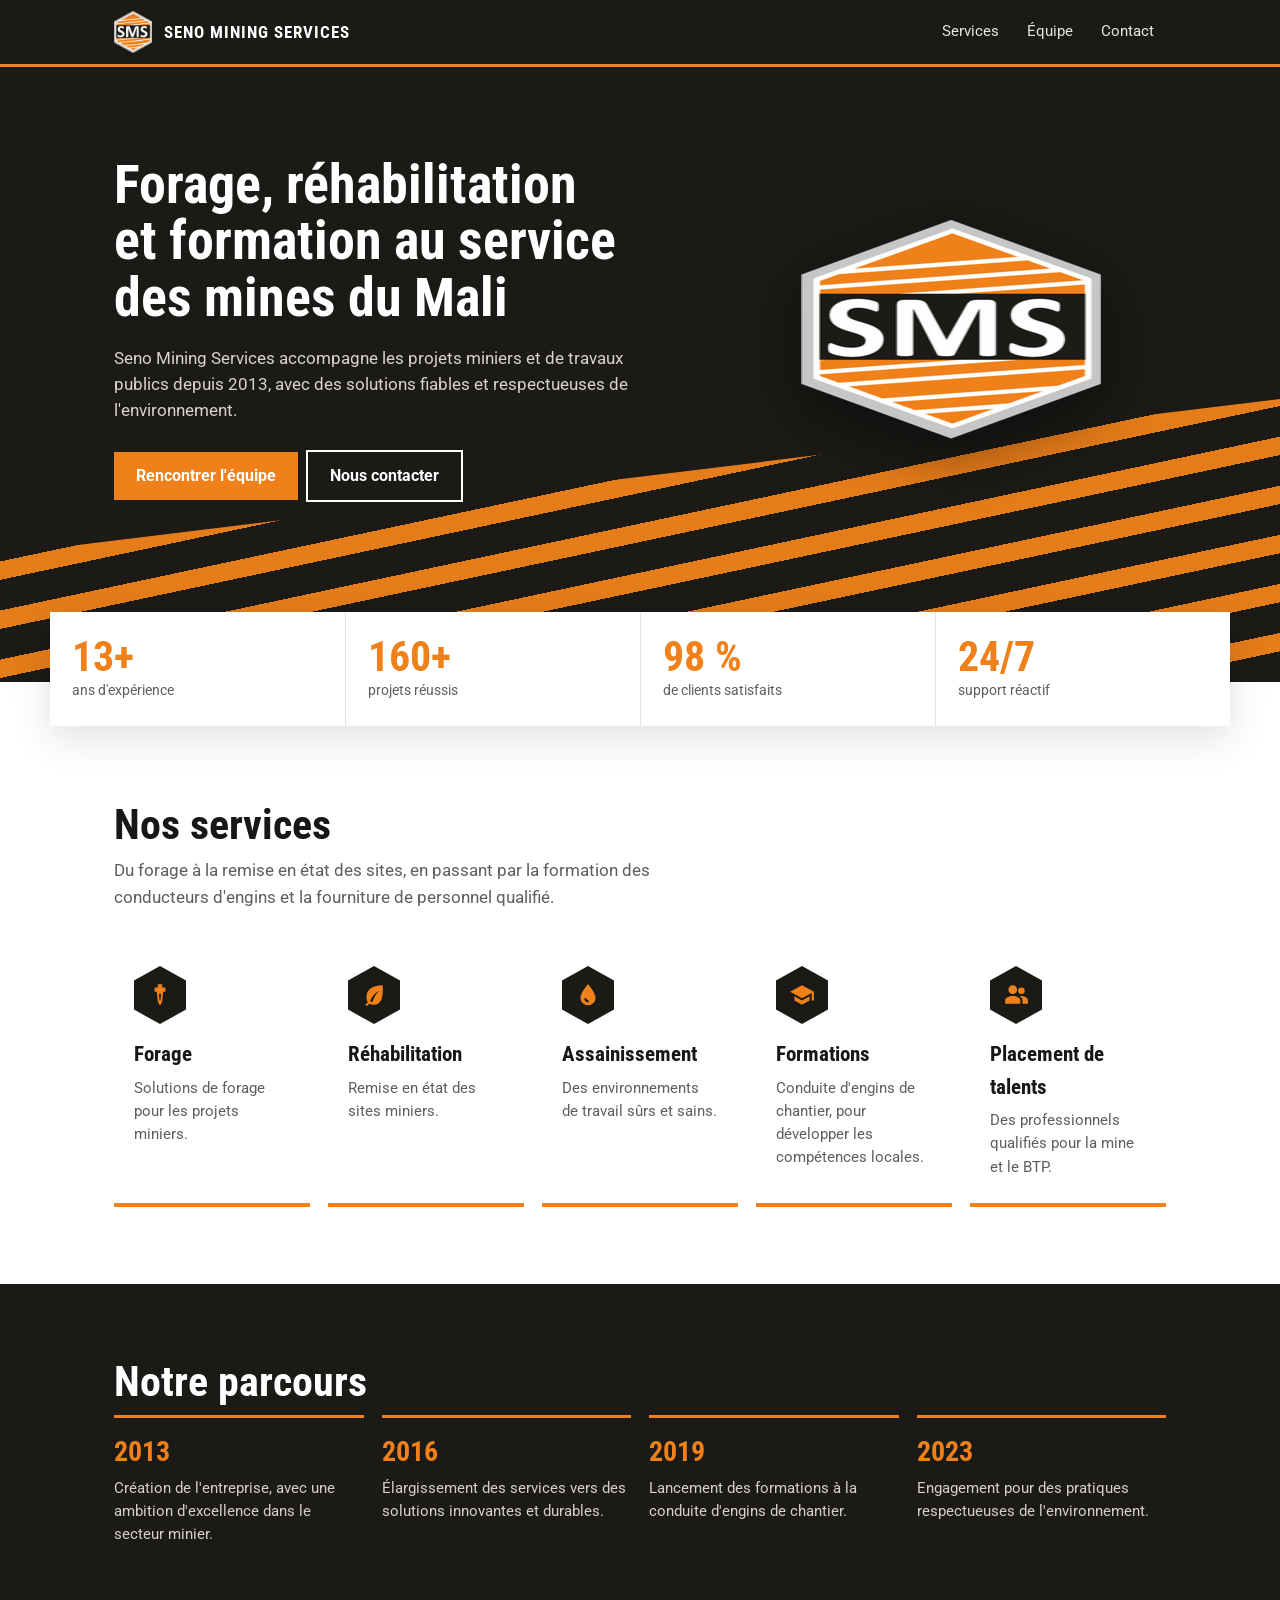
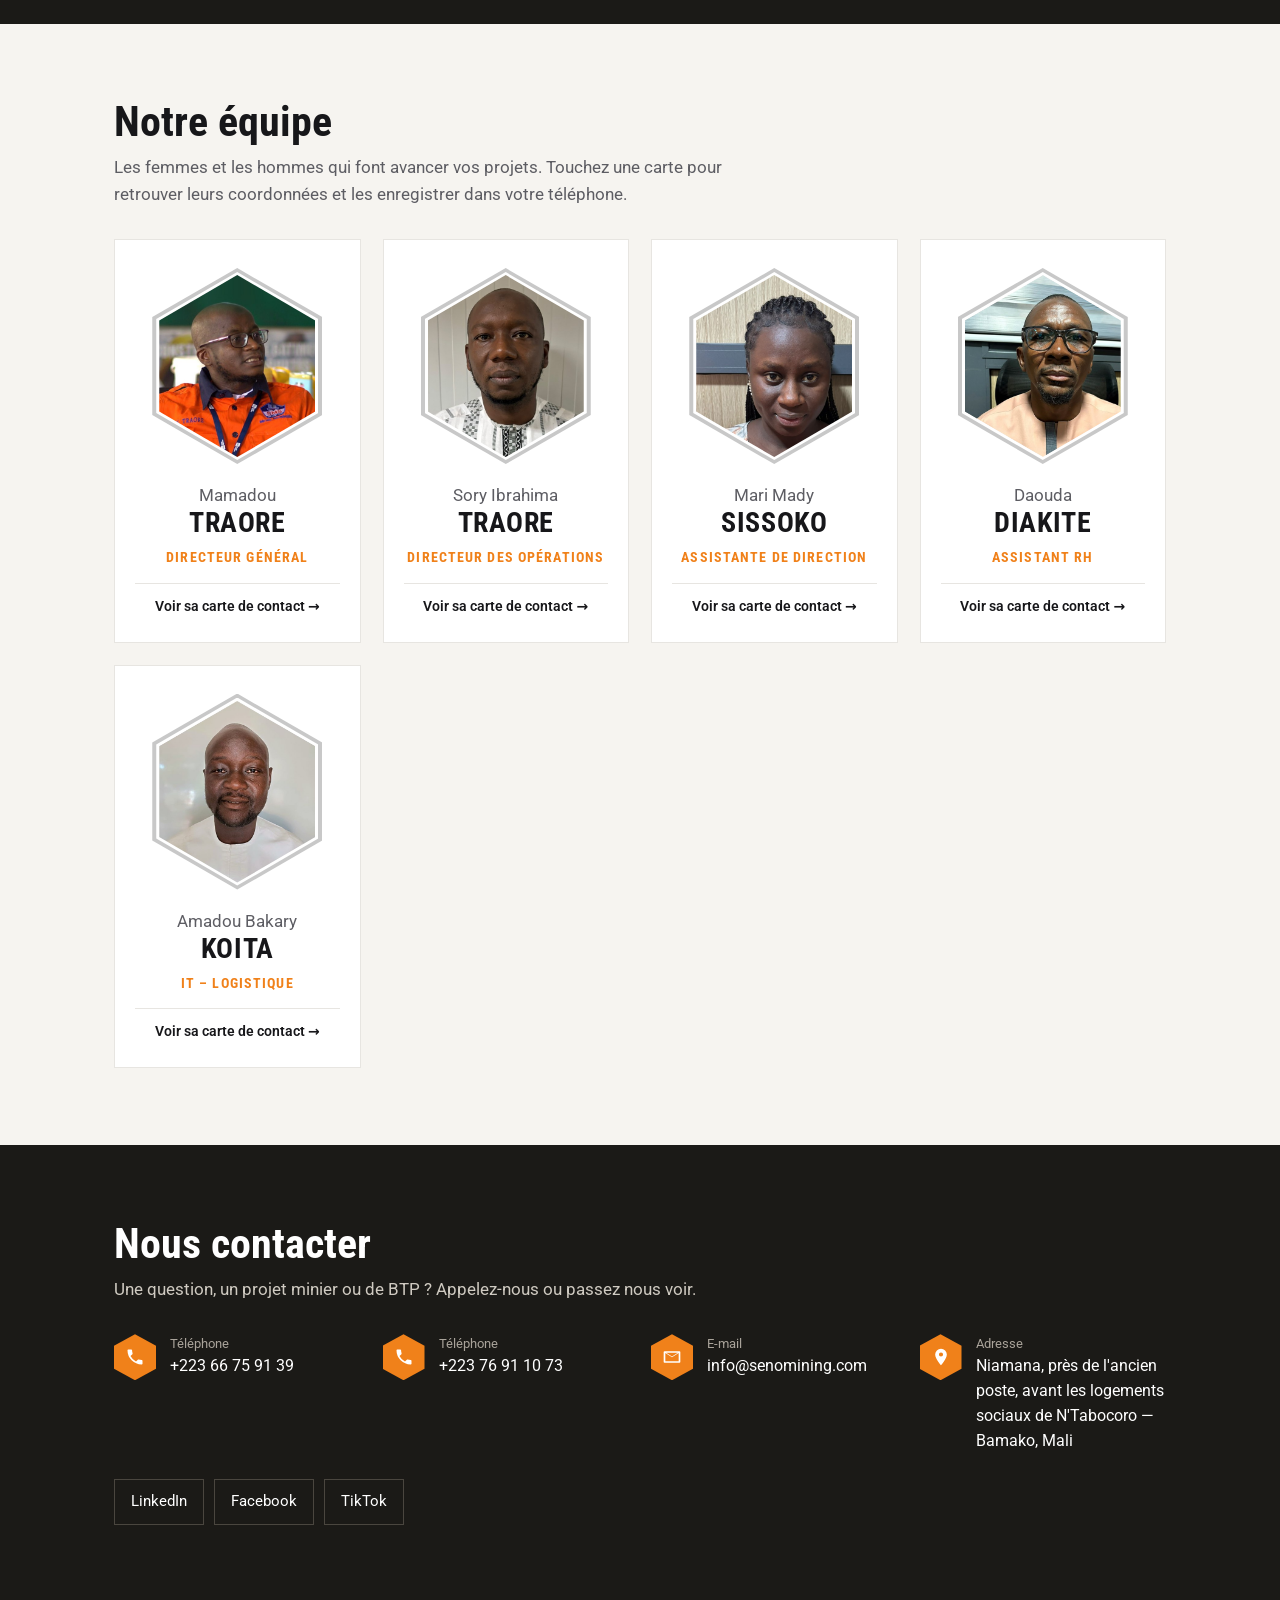
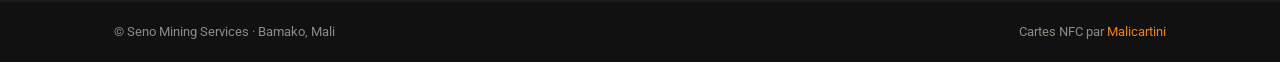
<file: site/index.html>
<!DOCTYPE html><html lang="fr"><head><meta charset="utf-8">
<meta name="viewport" content="width=device-width,initial-scale=1">
<title>Seno Mining Services — Notre équipe</title><meta name="description" content="Seno Mining Services : forage, réhabilitation, assainissement, formations et placement de talents au Mali. Rencontrez notre équipe.">
<meta property="og:title" content="Seno Mining Services — Notre équipe"><meta property="og:description" content="Seno Mining Services : forage, réhabilitation, assainissement, formations et placement de talents au Mali. Rencontrez notre équipe.">
<meta property="og:image" content="assets/logo.png"><meta name="theme-color" content="#1b1a17">
<link rel="icon" href="assets/logo.png">
<link rel="preconnect" href="https://fonts.googleapis.com"><link rel="preconnect" href="https://fonts.gstatic.com" crossorigin>
<link href="https://fonts.googleapis.com/css2?family=Roboto+Condensed:wght@700&family=Roboto:wght@400;500;700&display=swap" rel="stylesheet">
<style>
/* VOICE sobre, industriel · IDEA la carte NFC SMS dépliée en site · PICTURE hexagones photo + bandes de forage orange
   COLOUR noir carbone, orange SMS, blanc · TYPE Roboto Condensed (titres) + Roboto · LAYOUT bandes pleine largeur, grille équipe */
:root{--o:#F0811A;--o2:#c9650a;--k:#1b1a17;--k2:#26241f;--ink:#17171a;--mut:#5d5d63;--line:#e7e5e1;--bg:#fff;--soft:#f6f4f0;color-scheme:light}
*{box-sizing:border-box;min-width:0}
html{scroll-behavior:smooth;scroll-padding-top:72px}
body{margin:0;background:var(--bg);color:var(--ink);font:16px/1.55 Roboto,system-ui,-apple-system,"Segoe UI",Arial,sans-serif;overflow-x:clip}
a{color:inherit}
h1,h2,h3,.cond{font-family:"Roboto Condensed",Roboto,Arial,sans-serif}
.wrap{max-width:1180px;margin:0 auto;padding:0 max(5vw,18px)}
.hexclip{clip-path:polygon(50% 0,100% 25%,100% 75%,50% 100%,0 75%,0 25%)}
header.top{position:sticky;top:0;z-index:20;background:var(--k);color:#fff;border-bottom:3px solid var(--o)}
header.top .wrap{display:flex;align-items:center;gap:14px;min-height:64px}
.brand{display:flex;align-items:center;gap:12px;text-decoration:none}
.brand img{width:38px;height:auto}
.brand b{font-family:"Roboto Condensed",sans-serif;font-weight:700;letter-spacing:.06em;font-size:17px;text-transform:uppercase}
nav{margin-left:auto;display:flex;gap:4px;flex-wrap:wrap}
nav a{text-decoration:none;font-size:15px;padding:10px 12px;color:#e9e6e0}
nav a:hover,nav a:focus-visible{color:var(--o)}
.hero{position:relative;background:var(--k);color:#fff;overflow:hidden}
.stripes{position:absolute;inset:auto 0 0 0;height:46%;background:repeating-linear-gradient(-12deg,transparent 0 30px,var(--o) 30px 48px);clip-path:polygon(0 55%,100% 0,100% 100%,0 100%);opacity:.95}
.hero .wrap{position:relative;display:grid;grid-template-columns:minmax(0,1.15fr) minmax(0,.85fr);gap:40px;align-items:center;padding-top:clamp(40px,7vw,90px);padding-bottom:clamp(120px,14vw,190px)}
.hero h1{font-size:clamp(34px,5vw,54px);line-height:1.05;margin:0 0 18px;font-weight:700;text-wrap:balance}
.hero p{font-size:17px;color:#d8d4cc;max-width:56ch;margin:0 0 26px}
.btn{display:inline-flex;align-items:center;gap:10px;min-height:48px;padding:12px 22px;background:var(--o);color:#fff;text-decoration:none;font-weight:700;border:0;font-size:16px;cursor:pointer}
.btn:hover{background:var(--o2)}
.btn.ghost{background:transparent;border:2px solid #fff;margin-left:8px}
.btn svg{width:20px;height:20px;fill:currentColor}
.hexlogo{justify-self:center;width:min(300px,70vw);filter:drop-shadow(0 18px 30px rgba(0,0,0,.45))}
.stats{position:relative;z-index:2;margin-top:-70px}
.stats .wrap{display:grid;grid-template-columns:repeat(4,minmax(0,1fr));gap:0;background:#fff;box-shadow:0 12px 40px rgba(0,0,0,.12);padding:0}
.stat{padding:24px 22px;border-left:1px solid var(--line)}
.stat:first-child{border-left:0}
.stat b{display:block;font-family:"Roboto Condensed",sans-serif;font-size:clamp(30px,4vw,42px);line-height:1;color:var(--o);font-weight:700}
.stat span{font-size:14px;color:var(--mut)}
.band{padding:clamp(48px,6vw,84px) 0}
.band.soft{background:var(--soft)}
.band.dark{background:var(--k);color:#fff}
h2{font-size:clamp(30px,3.6vw,42px);line-height:1.05;margin:0 0 10px;font-weight:700}
.lead{color:var(--mut);max-width:62ch;margin:0 0 32px;font-size:17px}
.dark .lead{color:#cfcac1}
.svc{display:grid;grid-template-columns:repeat(auto-fit,minmax(170px,1fr));gap:18px}
.svc>div{background:#fff;padding:24px 20px;border-bottom:4px solid var(--o)}
.svc .hx{width:52px;height:58px;background:var(--k);display:flex;align-items:center;justify-content:center;margin-bottom:14px}
.svc .hx svg{width:26px;height:26px;fill:var(--o)}
.svc h3{margin:0 0 6px;font-size:21px}
.svc p{margin:0;color:var(--mut);font-size:15px}
.time{display:grid;grid-template-columns:repeat(4,minmax(0,1fr));gap:18px;margin-top:8px}
.time div{border-top:3px solid var(--o);padding-top:12px}
.time b{font-family:"Roboto Condensed",sans-serif;font-size:28px;color:var(--o)}
.time p{margin:4px 0 0;color:#d6d1c8;font-size:15px}
.team{display:grid;grid-template-columns:repeat(auto-fill,minmax(220px,1fr));gap:22px}
.member{display:block;text-decoration:none;background:#fff;text-align:center;padding:28px 20px 24px;border:1px solid var(--line);transition:transform .2s,box-shadow .2s}
.member:hover,.member:focus-visible{transform:translateY(-4px);box-shadow:0 14px 30px rgba(0,0,0,.1);outline:none}
.ph{position:relative;width:170px;height:196px;margin:0 auto 18px;background:#c8c8c8}
.ph img{position:absolute;inset:7px;width:calc(100% - 14px);height:calc(100% - 14px);object-fit:cover;background:#fff;z-index:1}
.ph::after{content:"";position:absolute;inset:4px;background:#fff;z-index:0;clip-path:inherit}
.member .fn{font-size:17px;color:var(--mut)}
.member .ln{font-family:"Roboto Condensed",sans-serif;font-weight:700;font-size:28px;letter-spacing:.02em;line-height:1.1}
.member .rl{color:var(--o);font-family:"Roboto Condensed",sans-serif;font-weight:700;letter-spacing:.08em;text-transform:uppercase;font-size:14px;margin:8px 0 14px}
.member .go{font-size:14px;font-weight:600;border-top:1px solid var(--line);padding-top:12px;display:block}
.contact{display:grid;grid-template-columns:repeat(auto-fit,minmax(240px,1fr));gap:22px}
.ci{display:flex;gap:14px;align-items:flex-start}
.hxs{flex:0 0 42px;height:46px;background:var(--o);display:flex;align-items:center;justify-content:center}
.hxs svg{width:20px;height:20px;fill:#fff}
.ci small{display:block;color:#a9a39a;font-size:13px}
.ci a,.ci span{text-decoration:none;font-size:16px;white-space:normal}
.soc{display:flex;gap:10px;flex-wrap:wrap;margin-top:26px}
.soc a{border:1px solid #4a463f;padding:10px 16px;text-decoration:none;font-size:15px}
.soc a:hover{border-color:var(--o);color:var(--o)}
footer{background:#111;color:#8f8a82;font-size:13px;padding:20px 0}
footer .wrap{display:flex;gap:10px;flex-wrap:wrap;justify-content:space-between}
footer a{color:var(--o);text-decoration:none}
.pp{background:var(--k);color:#fff;position:relative;overflow:hidden}
.pp .stripes{height:12%}
.pp .wrap{position:relative;display:grid;grid-template-columns:auto minmax(0,1fr);gap:clamp(24px,5vw,60px);align-items:center;padding-top:clamp(30px,5vw,60px);padding-bottom:clamp(60px,8vw,100px)}
.pp .ph{width:clamp(190px,26vw,280px);height:clamp(219px,30vw,323px);margin:0}
.pp .fn{font-size:clamp(22px,2.6vw,30px);color:#e2ded6}
.pp h1{font-size:clamp(40px,6vw,64px);line-height:1;margin:2px 0 12px;letter-spacing:.02em}
.pp .rl{display:inline-block;background:var(--o);color:#fff;font-family:"Roboto Condensed",sans-serif;font-weight:700;letter-spacing:.1em;text-transform:uppercase;padding:7px 14px;font-size:15px}
.pp .co{margin-top:12px;color:#cfcac1}
.back{display:inline-flex;align-items:center;gap:6px;color:#fff;text-decoration:none;font-size:15px;padding:10px 0;margin-left:auto}
.back:hover{color:var(--o)}
.pcard{display:grid;grid-template-columns:minmax(0,1.2fr) minmax(0,.8fr);gap:28px;margin-top:-40px;position:relative;z-index:2}
.rows{background:#fff;box-shadow:0 12px 40px rgba(0,0,0,.1);padding:8px 24px}
.row{display:flex;align-items:center;gap:16px;padding:16px 0;border-bottom:1px solid var(--line);text-decoration:none;min-height:64px}
.row:last-child{border-bottom:0}
.row .hxs{flex-basis:46px;height:50px}
.row .hxs.wa{background:#25D366}
.row small{display:block;color:#8a857d;font-size:13px}
.row b{font-size:17px;font-weight:500;overflow-wrap:anywhere}
.row .ar{margin-left:auto;color:#bbb;font-size:22px}
.row:hover b{color:var(--o2)}
.side{display:flex;flex-direction:column;gap:14px}
.side .btn{justify-content:center;width:100%;margin:0}
.side .btn.dark{background:var(--k)}
.side .btn.dark:hover{background:#333}
.side .box{background:var(--soft);padding:20px;font-size:15px;color:var(--mut)}
.side .box b{color:var(--ink);font-family:"Roboto Condensed",sans-serif;font-size:18px;display:block;margin-bottom:4px}
.toast{position:fixed;left:50%;bottom:22px;transform:translateX(-50%);background:var(--k);color:#fff;padding:12px 18px;font-size:15px;opacity:0;transition:opacity .25s;pointer-events:none}
.toast.on{opacity:1}
:focus-visible{outline:3px solid var(--o);outline-offset:2px}
@media(max-width:860px){.hero .wrap{grid-template-columns:1fr}.hexlogo{width:180px;order:-1;justify-self:start}.stats .wrap{grid-template-columns:repeat(2,minmax(0,1fr))}.stat:nth-child(3){border-left:0}.stat{border-top:1px solid var(--line)}.stat:nth-child(-n+2){border-top:0}.time{grid-template-columns:repeat(2,minmax(0,1fr))}.pcard{grid-template-columns:1fr}}
@media(max-width:600px){nav{display:none}.brand b{font-size:14px;letter-spacing:.03em}.back{white-space:nowrap;font-size:14px}.pp .stripes{height:12%}.hero .stripes{height:22%}.pp .wrap{grid-template-columns:1fr;text-align:center;justify-items:center}.btn.ghost{margin:10px 0 0}.rows{padding:4px 16px}}
@media(prefers-reduced-motion:reduce){html{scroll-behavior:auto}.member{transition:none}}
</style></head><body><header class="top"><div class="wrap"><a class="brand" href="index.html"><img src="assets/logo.png" alt="Logo SMS" width="38" height="42"><b>Seno Mining Services</b></a><nav><a href="#services">Services</a><a href="#equipe">Équipe</a><a href="#contact">Contact</a></nav></div></header>
<section class="hero"><div class="stripes"></div><div class="wrap"><div>
<h1>Forage, réhabilitation et formation au service des mines du Mali</h1>
<p>Seno Mining Services accompagne les projets miniers et de travaux publics depuis 2013, avec des solutions fiables et respectueuses de l&#x27;environnement.</p>
<a class="btn" href="#equipe">Rencontrer l'équipe</a><a class="btn ghost" href="#contact">Nous contacter</a></div>
<img class="hexlogo" src="assets/logo.png" alt="" width="200" height="219"></div></section>
<section class="stats"><div class="wrap"><div class="stat"><b>13+</b><span>ans d&#x27;expérience</span></div><div class="stat"><b>160+</b><span>projets réussis</span></div><div class="stat"><b>98 %</b><span>de clients satisfaits</span></div><div class="stat"><b>24/7</b><span>support réactif</span></div></div></section>
<section class="band" id="services"><div class="wrap"><h2>Nos services</h2>
<p class="lead">Du forage à la remise en état des sites, en passant par la formation des conducteurs d'engins et la fourniture de personnel qualifié.</p>
<div class="svc"><div><div class="hx hexclip"><svg viewBox="0 0 24 24" aria-hidden="true"><path d="M10 2h4v3h3v4h-2l-1 9-2 4-2-4-1-9H7V5h3V2zm1 9 .6 6h.8l.6-6h-2z"/></svg></div><h3>Forage</h3><p>Solutions de forage pour les projets miniers.</p></div><div><div class="hx hexclip"><svg viewBox="0 0 24 24" aria-hidden="true"><path d="M20 3c-9 0-15 4-15 11 0 1.8.5 3.4 1.3 4.7L4 21l1.4 1.4 2.3-2.3C9 20.7 10.4 21 12 21c6 0 9-6 8-18zM8.5 17.9C10 13 13 10 17 8c-3 2.6-5 5.6-6.3 10.3-.8 0-1.6-.2-2.2-.4z"/></svg></div><h3>Réhabilitation</h3><p>Remise en état des sites miniers.</p></div><div><div class="hx hexclip"><svg viewBox="0 0 24 24" aria-hidden="true"><path d="M12 2s-7 7.6-7 12.5A7 7 0 0 0 19 14.5C19 9.6 12 2 12 2zm-3.5 13h2a2 2 0 0 0 2 2v2a4 4 0 0 1-4-4z"/></svg></div><h3>Assainissement</h3><p>Des environnements de travail sûrs et sains.</p></div><div><div class="hx hexclip"><svg viewBox="0 0 24 24" aria-hidden="true"><path d="M12 3 1 9l11 6 9-4.9V17h2V9L12 3zM5 13.2V17l7 4 7-4v-3.8l-7 3.8-7-3.8z"/></svg></div><h3>Formations</h3><p>Conduite d&#x27;engins de chantier, pour développer les compétences locales.</p></div><div><div class="hx hexclip"><svg viewBox="0 0 24 24" aria-hidden="true"><path d="M9 11a4 4 0 1 0 0-8 4 4 0 0 0 0 8zm8 0a3 3 0 1 0 0-6 3 3 0 0 0 0 6zM9 13c-3.3 0-7 1.6-7 4v3h14v-3c0-2.4-3.7-4-7-4zm8 0c-.5 0-1 0-1.5.1 1.5 1 2.5 2.3 2.5 3.9v3h5v-3c0-2.4-3.2-4-6-4z"/></svg></div><h3>Placement de talents</h3><p>Des professionnels qualifiés pour la mine et le BTP.</p></div></div></div></section>
<section class="band dark"><div class="wrap"><h2>Notre parcours</h2><div class="time"><div><b>2013</b><p>Création de l&#x27;entreprise, avec une ambition d&#x27;excellence dans le secteur minier.</p></div><div><b>2016</b><p>Élargissement des services vers des solutions innovantes et durables.</p></div><div><b>2019</b><p>Lancement des formations à la conduite d&#x27;engins de chantier.</p></div><div><b>2023</b><p>Engagement pour des pratiques respectueuses de l&#x27;environnement.</p></div></div></div></section>
<section class="band soft" id="equipe"><div class="wrap"><h2>Notre équipe</h2>
<p class="lead">Les femmes et les hommes qui font avancer vos projets. Touchez une carte pour retrouver leurs coordonnées et les enregistrer dans votre téléphone.</p>
<div class="team"><a class="member" href="traore.html"><div class="ph hexclip"><img class="hexclip" src="photos/traore.jpg" alt="Mamadou Traore" loading="lazy" width="520" height="600"></div>
<div class="fn">Mamadou</div><div class="ln">TRAORE</div><div class="rl">DIRECTEUR GÉNÉRAL</div><span class="go">Voir sa carte de contact →</span></a><a class="member" href="sory-traore.html"><div class="ph hexclip"><img class="hexclip" src="photos/sory-traore.jpg" alt="Sory Ibrahima Traore" loading="lazy" width="520" height="600"></div>
<div class="fn">Sory Ibrahima</div><div class="ln">TRAORE</div><div class="rl">DIRECTEUR DES OPÉRATIONS</div><span class="go">Voir sa carte de contact →</span></a><a class="member" href="sissoko.html"><div class="ph hexclip"><img class="hexclip" src="photos/sissoko.jpg" alt="Mari Mady Sissoko" loading="lazy" width="520" height="600"></div>
<div class="fn">Mari Mady</div><div class="ln">SISSOKO</div><div class="rl">ASSISTANTE DE DIRECTION</div><span class="go">Voir sa carte de contact →</span></a><a class="member" href="diakite.html"><div class="ph hexclip"><img class="hexclip" src="photos/diakite.jpg" alt="Daouda Diakite" loading="lazy" width="520" height="600"></div>
<div class="fn">Daouda</div><div class="ln">DIAKITE</div><div class="rl">ASSISTANT RH</div><span class="go">Voir sa carte de contact →</span></a><a class="member" href="koita.html"><div class="ph hexclip"><img class="hexclip" src="photos/koita.jpg" alt="Amadou Bakary Koita" loading="lazy" width="520" height="600"></div>
<div class="fn">Amadou Bakary</div><div class="ln">KOITA</div><div class="rl">IT – LOGISTIQUE</div><span class="go">Voir sa carte de contact →</span></a></div></div></section>
<section class="band dark" id="contact"><div class="wrap">
<h2>Nous contacter</h2><p class="lead">Une question, un projet minier ou de BTP ? Appelez-nous ou passez nous voir.</p>
<div class="contact"><div class="ci"><div class="hxs hexclip"><svg viewBox="0 0 24 24" aria-hidden="true"><path d="M6.6 10.8a15.1 15.1 0 0 0 6.6 6.6l2.2-2.2c.3-.3.7-.4 1-.2 1.1.4 2.3.6 3.6.6.6 0 1 .4 1 1V20c0 .6-.4 1-1 1A17 17 0 0 1 3 4c0-.6.4-1 1-1h3.5c.6 0 1 .4 1 1 0 1.3.2 2.5.6 3.6.1.3 0 .7-.2 1z"/></svg></div><div><small>Téléphone</small><a href="tel:+22366759139">+223 66 75 91 39</a></div></div><div class="ci"><div class="hxs hexclip"><svg viewBox="0 0 24 24" aria-hidden="true"><path d="M6.6 10.8a15.1 15.1 0 0 0 6.6 6.6l2.2-2.2c.3-.3.7-.4 1-.2 1.1.4 2.3.6 3.6.6.6 0 1 .4 1 1V20c0 .6-.4 1-1 1A17 17 0 0 1 3 4c0-.6.4-1 1-1h3.5c.6 0 1 .4 1 1 0 1.3.2 2.5.6 3.6.1.3 0 .7-.2 1z"/></svg></div><div><small>Téléphone</small><a href="tel:+22376911073">+223 76 91 10 73</a></div></div>
<div class="ci"><div class="hxs hexclip"><svg viewBox="0 0 24 24" aria-hidden="true"><path d="M3 5h18c.6 0 1 .4 1 1v12c0 .6-.4 1-1 1H3a1 1 0 0 1-1-1V6c0-.6.4-1 1-1zm9 7.2L4 7.3V17h16V7.3l-8 4.9zM5 7l7 4.3L19 7H5z"/></svg></div><div><small>E-mail</small><a href="mailto:info@senomining.com">info@senomining.com</a></div></div>
<div class="ci"><div class="hxs hexclip"><svg viewBox="0 0 24 24" aria-hidden="true"><path d="M12 2a7 7 0 0 0-7 7c0 5.2 7 13 7 13s7-7.8 7-13a7 7 0 0 0-7-7zm0 9.5A2.5 2.5 0 1 1 12 6.5a2.5 2.5 0 0 1 0 5z"/></svg></div><div><small>Adresse</small><span>Niamana, près de l&#x27;ancien poste, avant les logements sociaux de N&#x27;Tabocoro — Bamako, Mali</span></div></div>
</div><div class="soc"><a href="https://www.linkedin.com/company/seno-mining-services/" target="_blank" rel="noopener">LinkedIn</a><a href="https://www.facebook.com/share/1KVnLRoWUf/" target="_blank" rel="noopener">Facebook</a><a href="https://www.tiktok.com/@seno.mining.servi" target="_blank" rel="noopener">TikTok</a></div></div></section><footer><div class="wrap"><span>© Seno Mining Services · Bamako, Mali</span><span>Cartes NFC par <a href="https://www.tiktok.com/@mali_cartini" target="_blank" rel="noopener">Malicartini</a></span></div></footer></body></html>
</file>
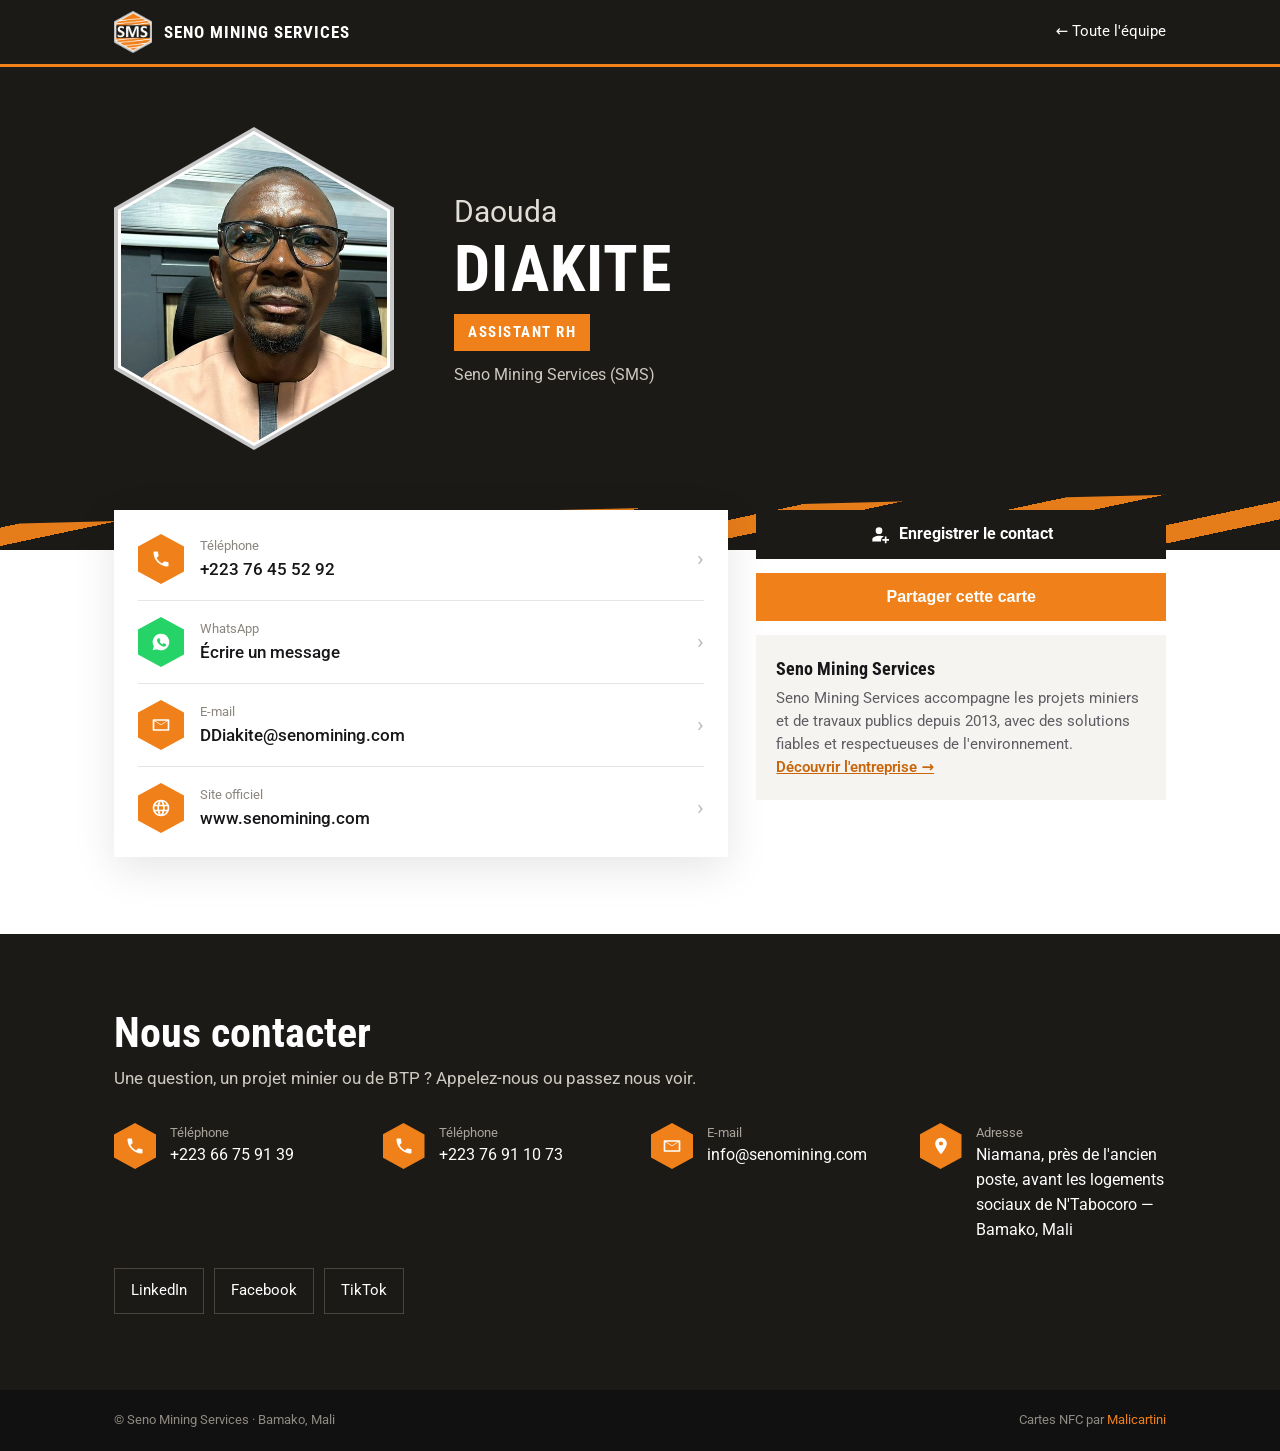
<file: site/diakite.html>
<!DOCTYPE html><html lang="fr"><head><meta charset="utf-8">
<meta name="viewport" content="width=device-width,initial-scale=1">
<title>Daouda Diakite — Seno Mining Services</title><meta name="description" content="Daouda Diakite, Assistant Rh chez Seno Mining Services. Téléphone, e-mail, WhatsApp et contact à enregistrer.">
<meta property="og:title" content="Daouda Diakite — Seno Mining Services"><meta property="og:description" content="Daouda Diakite, Assistant Rh chez Seno Mining Services. Téléphone, e-mail, WhatsApp et contact à enregistrer.">
<meta property="og:image" content="photos/diakite.jpg"><meta name="theme-color" content="#1b1a17">
<link rel="icon" href="assets/logo.png">
<link rel="preconnect" href="https://fonts.googleapis.com"><link rel="preconnect" href="https://fonts.gstatic.com" crossorigin>
<link href="https://fonts.googleapis.com/css2?family=Roboto+Condensed:wght@700&family=Roboto:wght@400;500;700&display=swap" rel="stylesheet">
<style>
/* VOICE sobre, industriel · IDEA la carte NFC SMS dépliée en site · PICTURE hexagones photo + bandes de forage orange
   COLOUR noir carbone, orange SMS, blanc · TYPE Roboto Condensed (titres) + Roboto · LAYOUT bandes pleine largeur, grille équipe */
:root{--o:#F0811A;--o2:#c9650a;--k:#1b1a17;--k2:#26241f;--ink:#17171a;--mut:#5d5d63;--line:#e7e5e1;--bg:#fff;--soft:#f6f4f0;color-scheme:light}
*{box-sizing:border-box;min-width:0}
html{scroll-behavior:smooth;scroll-padding-top:72px}
body{margin:0;background:var(--bg);color:var(--ink);font:16px/1.55 Roboto,system-ui,-apple-system,"Segoe UI",Arial,sans-serif;overflow-x:clip}
a{color:inherit}
h1,h2,h3,.cond{font-family:"Roboto Condensed",Roboto,Arial,sans-serif}
.wrap{max-width:1180px;margin:0 auto;padding:0 max(5vw,18px)}
.hexclip{clip-path:polygon(50% 0,100% 25%,100% 75%,50% 100%,0 75%,0 25%)}
header.top{position:sticky;top:0;z-index:20;background:var(--k);color:#fff;border-bottom:3px solid var(--o)}
header.top .wrap{display:flex;align-items:center;gap:14px;min-height:64px}
.brand{display:flex;align-items:center;gap:12px;text-decoration:none}
.brand img{width:38px;height:auto}
.brand b{font-family:"Roboto Condensed",sans-serif;font-weight:700;letter-spacing:.06em;font-size:17px;text-transform:uppercase}
nav{margin-left:auto;display:flex;gap:4px;flex-wrap:wrap}
nav a{text-decoration:none;font-size:15px;padding:10px 12px;color:#e9e6e0}
nav a:hover,nav a:focus-visible{color:var(--o)}
.hero{position:relative;background:var(--k);color:#fff;overflow:hidden}
.stripes{position:absolute;inset:auto 0 0 0;height:46%;background:repeating-linear-gradient(-12deg,transparent 0 30px,var(--o) 30px 48px);clip-path:polygon(0 55%,100% 0,100% 100%,0 100%);opacity:.95}
.hero .wrap{position:relative;display:grid;grid-template-columns:minmax(0,1.15fr) minmax(0,.85fr);gap:40px;align-items:center;padding-top:clamp(40px,7vw,90px);padding-bottom:clamp(120px,14vw,190px)}
.hero h1{font-size:clamp(34px,5vw,54px);line-height:1.05;margin:0 0 18px;font-weight:700;text-wrap:balance}
.hero p{font-size:17px;color:#d8d4cc;max-width:56ch;margin:0 0 26px}
.btn{display:inline-flex;align-items:center;gap:10px;min-height:48px;padding:12px 22px;background:var(--o);color:#fff;text-decoration:none;font-weight:700;border:0;font-size:16px;cursor:pointer}
.btn:hover{background:var(--o2)}
.btn.ghost{background:transparent;border:2px solid #fff;margin-left:8px}
.btn svg{width:20px;height:20px;fill:currentColor}
.hexlogo{justify-self:center;width:min(300px,70vw);filter:drop-shadow(0 18px 30px rgba(0,0,0,.45))}
.stats{position:relative;z-index:2;margin-top:-70px}
.stats .wrap{display:grid;grid-template-columns:repeat(4,minmax(0,1fr));gap:0;background:#fff;box-shadow:0 12px 40px rgba(0,0,0,.12);padding:0}
.stat{padding:24px 22px;border-left:1px solid var(--line)}
.stat:first-child{border-left:0}
.stat b{display:block;font-family:"Roboto Condensed",sans-serif;font-size:clamp(30px,4vw,42px);line-height:1;color:var(--o);font-weight:700}
.stat span{font-size:14px;color:var(--mut)}
.band{padding:clamp(48px,6vw,84px) 0}
.band.soft{background:var(--soft)}
.band.dark{background:var(--k);color:#fff}
h2{font-size:clamp(30px,3.6vw,42px);line-height:1.05;margin:0 0 10px;font-weight:700}
.lead{color:var(--mut);max-width:62ch;margin:0 0 32px;font-size:17px}
.dark .lead{color:#cfcac1}
.svc{display:grid;grid-template-columns:repeat(auto-fit,minmax(170px,1fr));gap:18px}
.svc>div{background:#fff;padding:24px 20px;border-bottom:4px solid var(--o)}
.svc .hx{width:52px;height:58px;background:var(--k);display:flex;align-items:center;justify-content:center;margin-bottom:14px}
.svc .hx svg{width:26px;height:26px;fill:var(--o)}
.svc h3{margin:0 0 6px;font-size:21px}
.svc p{margin:0;color:var(--mut);font-size:15px}
.time{display:grid;grid-template-columns:repeat(4,minmax(0,1fr));gap:18px;margin-top:8px}
.time div{border-top:3px solid var(--o);padding-top:12px}
.time b{font-family:"Roboto Condensed",sans-serif;font-size:28px;color:var(--o)}
.time p{margin:4px 0 0;color:#d6d1c8;font-size:15px}
.team{display:grid;grid-template-columns:repeat(auto-fill,minmax(220px,1fr));gap:22px}
.member{display:block;text-decoration:none;background:#fff;text-align:center;padding:28px 20px 24px;border:1px solid var(--line);transition:transform .2s,box-shadow .2s}
.member:hover,.member:focus-visible{transform:translateY(-4px);box-shadow:0 14px 30px rgba(0,0,0,.1);outline:none}
.ph{position:relative;width:170px;height:196px;margin:0 auto 18px;background:#c8c8c8}
.ph img{position:absolute;inset:7px;width:calc(100% - 14px);height:calc(100% - 14px);object-fit:cover;background:#fff;z-index:1}
.ph::after{content:"";position:absolute;inset:4px;background:#fff;z-index:0;clip-path:inherit}
.member .fn{font-size:17px;color:var(--mut)}
.member .ln{font-family:"Roboto Condensed",sans-serif;font-weight:700;font-size:28px;letter-spacing:.02em;line-height:1.1}
.member .rl{color:var(--o);font-family:"Roboto Condensed",sans-serif;font-weight:700;letter-spacing:.08em;text-transform:uppercase;font-size:14px;margin:8px 0 14px}
.member .go{font-size:14px;font-weight:600;border-top:1px solid var(--line);padding-top:12px;display:block}
.contact{display:grid;grid-template-columns:repeat(auto-fit,minmax(240px,1fr));gap:22px}
.ci{display:flex;gap:14px;align-items:flex-start}
.hxs{flex:0 0 42px;height:46px;background:var(--o);display:flex;align-items:center;justify-content:center}
.hxs svg{width:20px;height:20px;fill:#fff}
.ci small{display:block;color:#a9a39a;font-size:13px}
.ci a,.ci span{text-decoration:none;font-size:16px;white-space:normal}
.soc{display:flex;gap:10px;flex-wrap:wrap;margin-top:26px}
.soc a{border:1px solid #4a463f;padding:10px 16px;text-decoration:none;font-size:15px}
.soc a:hover{border-color:var(--o);color:var(--o)}
footer{background:#111;color:#8f8a82;font-size:13px;padding:20px 0}
footer .wrap{display:flex;gap:10px;flex-wrap:wrap;justify-content:space-between}
footer a{color:var(--o);text-decoration:none}
.pp{background:var(--k);color:#fff;position:relative;overflow:hidden}
.pp .stripes{height:12%}
.pp .wrap{position:relative;display:grid;grid-template-columns:auto minmax(0,1fr);gap:clamp(24px,5vw,60px);align-items:center;padding-top:clamp(30px,5vw,60px);padding-bottom:clamp(60px,8vw,100px)}
.pp .ph{width:clamp(190px,26vw,280px);height:clamp(219px,30vw,323px);margin:0}
.pp .fn{font-size:clamp(22px,2.6vw,30px);color:#e2ded6}
.pp h1{font-size:clamp(40px,6vw,64px);line-height:1;margin:2px 0 12px;letter-spacing:.02em}
.pp .rl{display:inline-block;background:var(--o);color:#fff;font-family:"Roboto Condensed",sans-serif;font-weight:700;letter-spacing:.1em;text-transform:uppercase;padding:7px 14px;font-size:15px}
.pp .co{margin-top:12px;color:#cfcac1}
.back{display:inline-flex;align-items:center;gap:6px;color:#fff;text-decoration:none;font-size:15px;padding:10px 0;margin-left:auto}
.back:hover{color:var(--o)}
.pcard{display:grid;grid-template-columns:minmax(0,1.2fr) minmax(0,.8fr);gap:28px;margin-top:-40px;position:relative;z-index:2}
.rows{background:#fff;box-shadow:0 12px 40px rgba(0,0,0,.1);padding:8px 24px}
.row{display:flex;align-items:center;gap:16px;padding:16px 0;border-bottom:1px solid var(--line);text-decoration:none;min-height:64px}
.row:last-child{border-bottom:0}
.row .hxs{flex-basis:46px;height:50px}
.row .hxs.wa{background:#25D366}
.row small{display:block;color:#8a857d;font-size:13px}
.row b{font-size:17px;font-weight:500;overflow-wrap:anywhere}
.row .ar{margin-left:auto;color:#bbb;font-size:22px}
.row:hover b{color:var(--o2)}
.side{display:flex;flex-direction:column;gap:14px}
.side .btn{justify-content:center;width:100%;margin:0}
.side .btn.dark{background:var(--k)}
.side .btn.dark:hover{background:#333}
.side .box{background:var(--soft);padding:20px;font-size:15px;color:var(--mut)}
.side .box b{color:var(--ink);font-family:"Roboto Condensed",sans-serif;font-size:18px;display:block;margin-bottom:4px}
.toast{position:fixed;left:50%;bottom:22px;transform:translateX(-50%);background:var(--k);color:#fff;padding:12px 18px;font-size:15px;opacity:0;transition:opacity .25s;pointer-events:none}
.toast.on{opacity:1}
:focus-visible{outline:3px solid var(--o);outline-offset:2px}
@media(max-width:860px){.hero .wrap{grid-template-columns:1fr}.hexlogo{width:180px;order:-1;justify-self:start}.stats .wrap{grid-template-columns:repeat(2,minmax(0,1fr))}.stat:nth-child(3){border-left:0}.stat{border-top:1px solid var(--line)}.stat:nth-child(-n+2){border-top:0}.time{grid-template-columns:repeat(2,minmax(0,1fr))}.pcard{grid-template-columns:1fr}}
@media(max-width:600px){nav{display:none}.brand b{font-size:14px;letter-spacing:.03em}.back{white-space:nowrap;font-size:14px}.pp .stripes{height:12%}.hero .stripes{height:22%}.pp .wrap{grid-template-columns:1fr;text-align:center;justify-items:center}.btn.ghost{margin:10px 0 0}.rows{padding:4px 16px}}
@media(prefers-reduced-motion:reduce){html{scroll-behavior:auto}.member{transition:none}}
</style></head><body><header class="top"><div class="wrap"><a class="brand" href="index.html"><img src="assets/logo.png" alt="Logo SMS" width="38" height="42"><b>Seno Mining Services</b></a><a class="back" href="index.html#equipe">← Toute l'équipe</a></div></header>
<section class="pp"><div class="stripes"></div><div class="wrap">
<div class="ph hexclip"><img class="hexclip" src="photos/diakite.jpg" alt="Daouda Diakite" width="520" height="600"></div>
<div><div class="fn">Daouda</div><h1>DIAKITE</h1><span class="rl">ASSISTANT RH</span><div class="co">Seno Mining Services (SMS)</div></div>
</div></section>
<section class="band" style="padding-top:0"><div class="wrap"><div class="pcard">
<div class="rows"><a class="row" href="tel:+22376455292"><div class="hxs hexclip"><svg viewBox="0 0 24 24" aria-hidden="true"><path d="M6.6 10.8a15.1 15.1 0 0 0 6.6 6.6l2.2-2.2c.3-.3.7-.4 1-.2 1.1.4 2.3.6 3.6.6.6 0 1 .4 1 1V20c0 .6-.4 1-1 1A17 17 0 0 1 3 4c0-.6.4-1 1-1h3.5c.6 0 1 .4 1 1 0 1.3.2 2.5.6 3.6.1.3 0 .7-.2 1z"/></svg></div><div><small>Téléphone</small><b>+223 76 45 52 92</b></div><span class="ar">›</span></a><a class="row" href="https://wa.me/22376455292" target="_blank" rel="noopener"><div class="hxs wa hexclip"><svg viewBox="0 0 24 24" aria-hidden="true"><path d="M12 2a10 10 0 0 0-8.6 15.1L2 22l5-1.3A10 10 0 1 0 12 2zm5.8 14.1c-.2.7-1.4 1.3-2 1.4-.5.1-1.2.1-1.9-.1-2.9-1-5-3.6-5.4-4.1-.3-.5-1.2-1.6-1.2-3s.8-2.1 1-2.4c.3-.3.6-.4.8-.4h.6c.2 0 .4 0 .6.5l.9 2.1c.1.2.1.4 0 .6l-.5.7c-.2.2-.3.4-.1.7.7 1.2 1.6 2 2.8 2.6.3.1.5.1.7-.1l.8-1c.2-.3.4-.2.7-.1l2 1c.3.1.5.2.5.4.1.1.1.6-.1 1.2z"/></svg></div><div><small>WhatsApp</small><b>Écrire un message</b></div><span class="ar">›</span></a><a class="row" href="mailto:DDiakite@senomining.com"><div class="hxs hexclip"><svg viewBox="0 0 24 24" aria-hidden="true"><path d="M3 5h18c.6 0 1 .4 1 1v12c0 .6-.4 1-1 1H3a1 1 0 0 1-1-1V6c0-.6.4-1 1-1zm9 7.2L4 7.3V17h16V7.3l-8 4.9zM5 7l7 4.3L19 7H5z"/></svg></div><div><small>E-mail</small><b>DDiakite@senomining.com</b></div><span class="ar">›</span></a><a class="row" href="https://www.senomining.com" target="_blank" rel="noopener"><div class="hxs hexclip"><svg viewBox="0 0 24 24" aria-hidden="true"><path d="M12 2a10 10 0 1 0 0 20 10 10 0 0 0 0-20zm6.9 6h-3a15.6 15.6 0 0 0-1.3-3.9A8 8 0 0 1 18.9 8zM12 4c.8 1.2 1.5 2.5 1.9 4h-3.8c.4-1.5 1.1-2.8 1.9-4zM4.3 14a8.2 8.2 0 0 1 0-4h3.4a16.5 16.5 0 0 0 0 4H4.3zm.8 2h3c.3 1.4.8 2.7 1.3 3.9A8 8 0 0 1 5.1 16zm3-8h-3a8 8 0 0 1 4.3-3.9C8.9 5.3 8.4 6.6 8.1 8zM12 20c-.8-1.2-1.5-2.5-1.9-4h3.8c-.4 1.5-1.1 2.8-1.9 4zm2.3-6H9.7a14.7 14.7 0 0 1 0-4h4.6a14.7 14.7 0 0 1 0 4zm.3 5.9c.5-1.2 1-2.5 1.3-3.9h3a8 8 0 0 1-4.3 3.9zm1.7-5.9a16.5 16.5 0 0 0 0-4h3.4a8.2 8.2 0 0 1 0 4h-3.4z"/></svg></div><div><small>Site officiel</small><b>www.senomining.com</b></div><span class="ar">›</span></a></div>
<div class="side">
<a class="btn dark" href="diakite.vcf" download="diakite.vcf"><svg viewBox="0 0 24 24" aria-hidden="true"><path d="M12 12a4 4 0 1 0 0-8 4 4 0 0 0 0 8zm0 2c-3 0-8 1.5-8 4.5V21h10.5a6 6 0 0 1 3.4-6.4C16.4 14.2 14.2 14 12 14zm7 1v3h-3v2h3v3h2v-3h3v-2h-3v-3z"/></svg> Enregistrer le contact</a>
<button class="btn" id="share" type="button">Partager cette carte</button>
<div class="box"><b>Seno Mining Services</b>Seno Mining Services accompagne les projets miniers et de travaux publics depuis 2013, avec des solutions fiables et respectueuses de l&#x27;environnement.<br><a href="index.html" style="color:var(--o2);font-weight:600">Découvrir l'entreprise →</a></div>
</div></div></div></section>
<section class="band dark" id="contact"><div class="wrap">
<h2>Nous contacter</h2><p class="lead">Une question, un projet minier ou de BTP ? Appelez-nous ou passez nous voir.</p>
<div class="contact"><div class="ci"><div class="hxs hexclip"><svg viewBox="0 0 24 24" aria-hidden="true"><path d="M6.6 10.8a15.1 15.1 0 0 0 6.6 6.6l2.2-2.2c.3-.3.7-.4 1-.2 1.1.4 2.3.6 3.6.6.6 0 1 .4 1 1V20c0 .6-.4 1-1 1A17 17 0 0 1 3 4c0-.6.4-1 1-1h3.5c.6 0 1 .4 1 1 0 1.3.2 2.5.6 3.6.1.3 0 .7-.2 1z"/></svg></div><div><small>Téléphone</small><a href="tel:+22366759139">+223 66 75 91 39</a></div></div><div class="ci"><div class="hxs hexclip"><svg viewBox="0 0 24 24" aria-hidden="true"><path d="M6.6 10.8a15.1 15.1 0 0 0 6.6 6.6l2.2-2.2c.3-.3.7-.4 1-.2 1.1.4 2.3.6 3.6.6.6 0 1 .4 1 1V20c0 .6-.4 1-1 1A17 17 0 0 1 3 4c0-.6.4-1 1-1h3.5c.6 0 1 .4 1 1 0 1.3.2 2.5.6 3.6.1.3 0 .7-.2 1z"/></svg></div><div><small>Téléphone</small><a href="tel:+22376911073">+223 76 91 10 73</a></div></div>
<div class="ci"><div class="hxs hexclip"><svg viewBox="0 0 24 24" aria-hidden="true"><path d="M3 5h18c.6 0 1 .4 1 1v12c0 .6-.4 1-1 1H3a1 1 0 0 1-1-1V6c0-.6.4-1 1-1zm9 7.2L4 7.3V17h16V7.3l-8 4.9zM5 7l7 4.3L19 7H5z"/></svg></div><div><small>E-mail</small><a href="mailto:info@senomining.com">info@senomining.com</a></div></div>
<div class="ci"><div class="hxs hexclip"><svg viewBox="0 0 24 24" aria-hidden="true"><path d="M12 2a7 7 0 0 0-7 7c0 5.2 7 13 7 13s7-7.8 7-13a7 7 0 0 0-7-7zm0 9.5A2.5 2.5 0 1 1 12 6.5a2.5 2.5 0 0 1 0 5z"/></svg></div><div><small>Adresse</small><span>Niamana, près de l&#x27;ancien poste, avant les logements sociaux de N&#x27;Tabocoro — Bamako, Mali</span></div></div>
</div><div class="soc"><a href="https://www.linkedin.com/company/seno-mining-services/" target="_blank" rel="noopener">LinkedIn</a><a href="https://www.facebook.com/share/1KVnLRoWUf/" target="_blank" rel="noopener">Facebook</a><a href="https://www.tiktok.com/@seno.mining.servi" target="_blank" rel="noopener">TikTok</a></div></div></section><footer><div class="wrap"><span>© Seno Mining Services · Bamako, Mali</span><span>Cartes NFC par <a href="https://www.tiktok.com/@mali_cartini" target="_blank" rel="noopener">Malicartini</a></span></div></footer><div class="toast" id="toast">Lien copié</div>
<script>{const b=document.getElementById('share'),t=document.getElementById('toast');
b.addEventListener('click',async()=>{const u=location.href;try{if(navigator.share){await navigator.share({title:'Daouda Diakite',url:u});return}await navigator.clipboard.writeText(u);t.classList.add('on');setTimeout(()=>t.classList.remove('on'),1800)}catch(e){}});}</script>
</body></html>
</file>
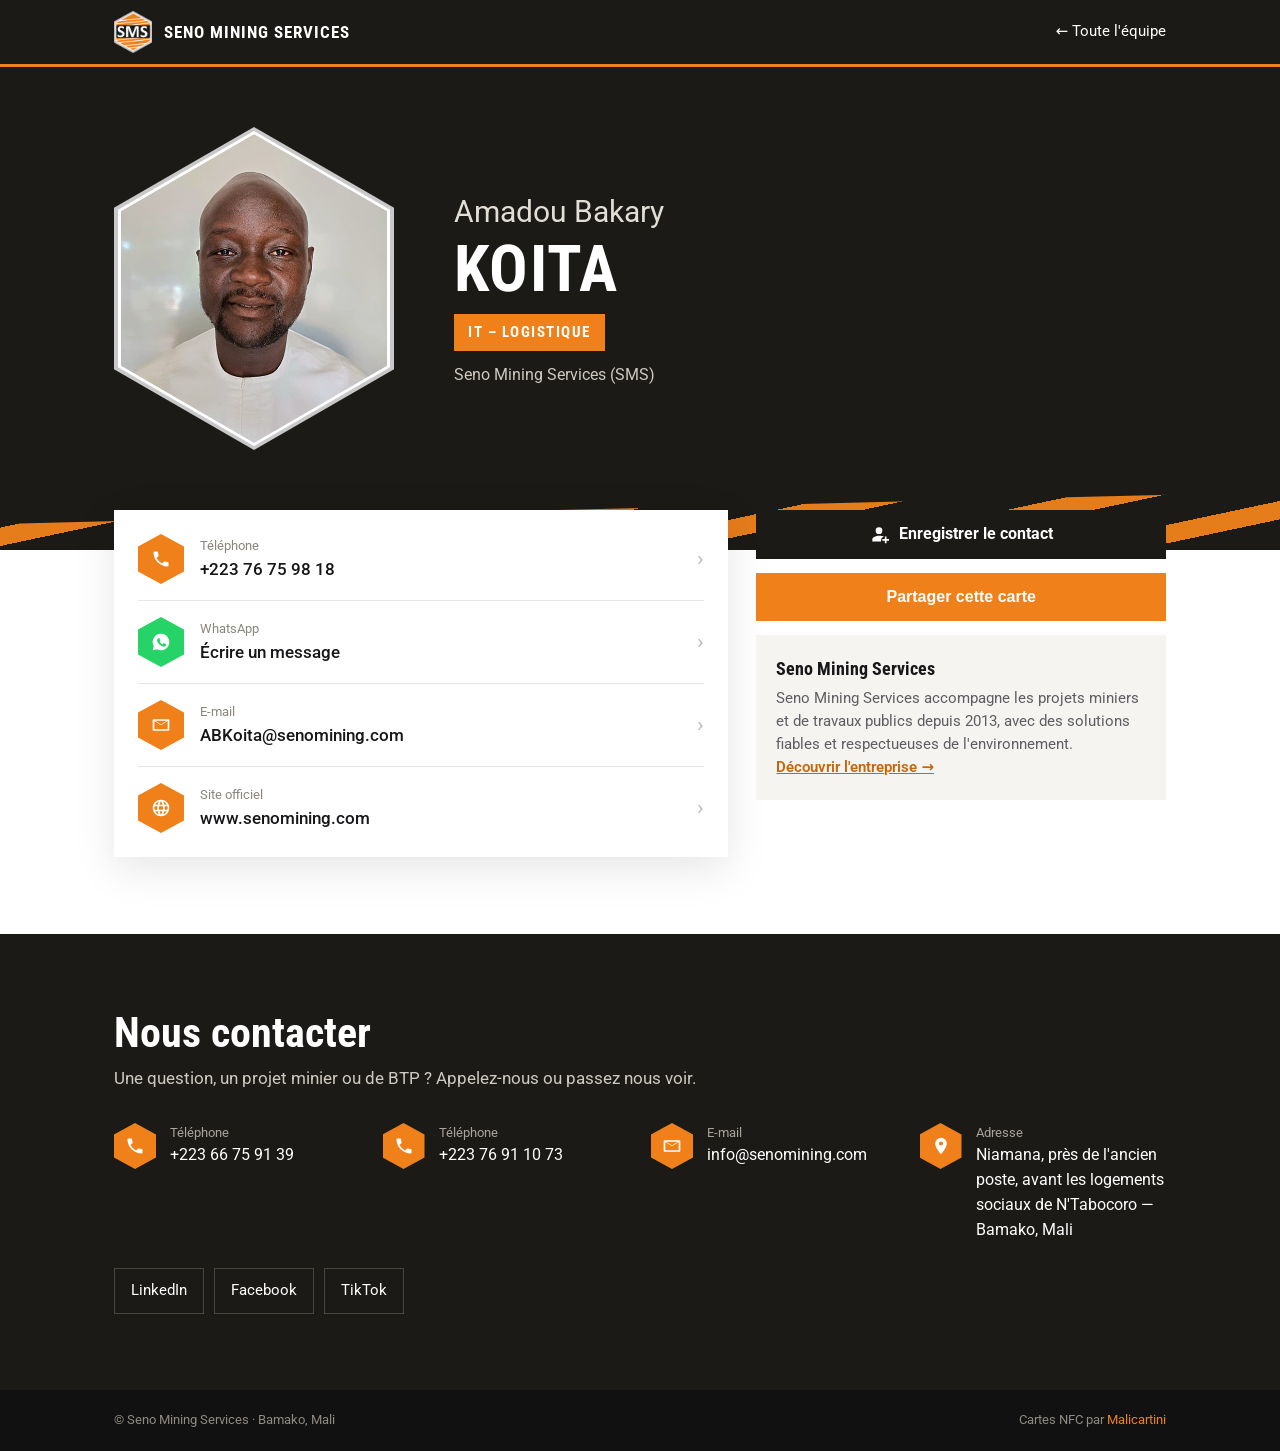
<file: site/koita.html>
<!DOCTYPE html><html lang="fr"><head><meta charset="utf-8">
<meta name="viewport" content="width=device-width,initial-scale=1">
<title>Amadou Bakary Koita — Seno Mining Services</title><meta name="description" content="Amadou Bakary Koita, It – Logistique chez Seno Mining Services. Téléphone, e-mail, WhatsApp et contact à enregistrer.">
<meta property="og:title" content="Amadou Bakary Koita — Seno Mining Services"><meta property="og:description" content="Amadou Bakary Koita, It – Logistique chez Seno Mining Services. Téléphone, e-mail, WhatsApp et contact à enregistrer.">
<meta property="og:image" content="photos/koita.jpg"><meta name="theme-color" content="#1b1a17">
<link rel="icon" href="assets/logo.png">
<link rel="preconnect" href="https://fonts.googleapis.com"><link rel="preconnect" href="https://fonts.gstatic.com" crossorigin>
<link href="https://fonts.googleapis.com/css2?family=Roboto+Condensed:wght@700&family=Roboto:wght@400;500;700&display=swap" rel="stylesheet">
<style>
/* VOICE sobre, industriel · IDEA la carte NFC SMS dépliée en site · PICTURE hexagones photo + bandes de forage orange
   COLOUR noir carbone, orange SMS, blanc · TYPE Roboto Condensed (titres) + Roboto · LAYOUT bandes pleine largeur, grille équipe */
:root{--o:#F0811A;--o2:#c9650a;--k:#1b1a17;--k2:#26241f;--ink:#17171a;--mut:#5d5d63;--line:#e7e5e1;--bg:#fff;--soft:#f6f4f0;color-scheme:light}
*{box-sizing:border-box;min-width:0}
html{scroll-behavior:smooth;scroll-padding-top:72px}
body{margin:0;background:var(--bg);color:var(--ink);font:16px/1.55 Roboto,system-ui,-apple-system,"Segoe UI",Arial,sans-serif;overflow-x:clip}
a{color:inherit}
h1,h2,h3,.cond{font-family:"Roboto Condensed",Roboto,Arial,sans-serif}
.wrap{max-width:1180px;margin:0 auto;padding:0 max(5vw,18px)}
.hexclip{clip-path:polygon(50% 0,100% 25%,100% 75%,50% 100%,0 75%,0 25%)}
header.top{position:sticky;top:0;z-index:20;background:var(--k);color:#fff;border-bottom:3px solid var(--o)}
header.top .wrap{display:flex;align-items:center;gap:14px;min-height:64px}
.brand{display:flex;align-items:center;gap:12px;text-decoration:none}
.brand img{width:38px;height:auto}
.brand b{font-family:"Roboto Condensed",sans-serif;font-weight:700;letter-spacing:.06em;font-size:17px;text-transform:uppercase}
nav{margin-left:auto;display:flex;gap:4px;flex-wrap:wrap}
nav a{text-decoration:none;font-size:15px;padding:10px 12px;color:#e9e6e0}
nav a:hover,nav a:focus-visible{color:var(--o)}
.hero{position:relative;background:var(--k);color:#fff;overflow:hidden}
.stripes{position:absolute;inset:auto 0 0 0;height:46%;background:repeating-linear-gradient(-12deg,transparent 0 30px,var(--o) 30px 48px);clip-path:polygon(0 55%,100% 0,100% 100%,0 100%);opacity:.95}
.hero .wrap{position:relative;display:grid;grid-template-columns:minmax(0,1.15fr) minmax(0,.85fr);gap:40px;align-items:center;padding-top:clamp(40px,7vw,90px);padding-bottom:clamp(120px,14vw,190px)}
.hero h1{font-size:clamp(34px,5vw,54px);line-height:1.05;margin:0 0 18px;font-weight:700;text-wrap:balance}
.hero p{font-size:17px;color:#d8d4cc;max-width:56ch;margin:0 0 26px}
.btn{display:inline-flex;align-items:center;gap:10px;min-height:48px;padding:12px 22px;background:var(--o);color:#fff;text-decoration:none;font-weight:700;border:0;font-size:16px;cursor:pointer}
.btn:hover{background:var(--o2)}
.btn.ghost{background:transparent;border:2px solid #fff;margin-left:8px}
.btn svg{width:20px;height:20px;fill:currentColor}
.hexlogo{justify-self:center;width:min(300px,70vw);filter:drop-shadow(0 18px 30px rgba(0,0,0,.45))}
.stats{position:relative;z-index:2;margin-top:-70px}
.stats .wrap{display:grid;grid-template-columns:repeat(4,minmax(0,1fr));gap:0;background:#fff;box-shadow:0 12px 40px rgba(0,0,0,.12);padding:0}
.stat{padding:24px 22px;border-left:1px solid var(--line)}
.stat:first-child{border-left:0}
.stat b{display:block;font-family:"Roboto Condensed",sans-serif;font-size:clamp(30px,4vw,42px);line-height:1;color:var(--o);font-weight:700}
.stat span{font-size:14px;color:var(--mut)}
.band{padding:clamp(48px,6vw,84px) 0}
.band.soft{background:var(--soft)}
.band.dark{background:var(--k);color:#fff}
h2{font-size:clamp(30px,3.6vw,42px);line-height:1.05;margin:0 0 10px;font-weight:700}
.lead{color:var(--mut);max-width:62ch;margin:0 0 32px;font-size:17px}
.dark .lead{color:#cfcac1}
.svc{display:grid;grid-template-columns:repeat(auto-fit,minmax(170px,1fr));gap:18px}
.svc>div{background:#fff;padding:24px 20px;border-bottom:4px solid var(--o)}
.svc .hx{width:52px;height:58px;background:var(--k);display:flex;align-items:center;justify-content:center;margin-bottom:14px}
.svc .hx svg{width:26px;height:26px;fill:var(--o)}
.svc h3{margin:0 0 6px;font-size:21px}
.svc p{margin:0;color:var(--mut);font-size:15px}
.time{display:grid;grid-template-columns:repeat(4,minmax(0,1fr));gap:18px;margin-top:8px}
.time div{border-top:3px solid var(--o);padding-top:12px}
.time b{font-family:"Roboto Condensed",sans-serif;font-size:28px;color:var(--o)}
.time p{margin:4px 0 0;color:#d6d1c8;font-size:15px}
.team{display:grid;grid-template-columns:repeat(auto-fill,minmax(220px,1fr));gap:22px}
.member{display:block;text-decoration:none;background:#fff;text-align:center;padding:28px 20px 24px;border:1px solid var(--line);transition:transform .2s,box-shadow .2s}
.member:hover,.member:focus-visible{transform:translateY(-4px);box-shadow:0 14px 30px rgba(0,0,0,.1);outline:none}
.ph{position:relative;width:170px;height:196px;margin:0 auto 18px;background:#c8c8c8}
.ph img{position:absolute;inset:7px;width:calc(100% - 14px);height:calc(100% - 14px);object-fit:cover;background:#fff;z-index:1}
.ph::after{content:"";position:absolute;inset:4px;background:#fff;z-index:0;clip-path:inherit}
.member .fn{font-size:17px;color:var(--mut)}
.member .ln{font-family:"Roboto Condensed",sans-serif;font-weight:700;font-size:28px;letter-spacing:.02em;line-height:1.1}
.member .rl{color:var(--o);font-family:"Roboto Condensed",sans-serif;font-weight:700;letter-spacing:.08em;text-transform:uppercase;font-size:14px;margin:8px 0 14px}
.member .go{font-size:14px;font-weight:600;border-top:1px solid var(--line);padding-top:12px;display:block}
.contact{display:grid;grid-template-columns:repeat(auto-fit,minmax(240px,1fr));gap:22px}
.ci{display:flex;gap:14px;align-items:flex-start}
.hxs{flex:0 0 42px;height:46px;background:var(--o);display:flex;align-items:center;justify-content:center}
.hxs svg{width:20px;height:20px;fill:#fff}
.ci small{display:block;color:#a9a39a;font-size:13px}
.ci a,.ci span{text-decoration:none;font-size:16px;white-space:normal}
.soc{display:flex;gap:10px;flex-wrap:wrap;margin-top:26px}
.soc a{border:1px solid #4a463f;padding:10px 16px;text-decoration:none;font-size:15px}
.soc a:hover{border-color:var(--o);color:var(--o)}
footer{background:#111;color:#8f8a82;font-size:13px;padding:20px 0}
footer .wrap{display:flex;gap:10px;flex-wrap:wrap;justify-content:space-between}
footer a{color:var(--o);text-decoration:none}
.pp{background:var(--k);color:#fff;position:relative;overflow:hidden}
.pp .stripes{height:12%}
.pp .wrap{position:relative;display:grid;grid-template-columns:auto minmax(0,1fr);gap:clamp(24px,5vw,60px);align-items:center;padding-top:clamp(30px,5vw,60px);padding-bottom:clamp(60px,8vw,100px)}
.pp .ph{width:clamp(190px,26vw,280px);height:clamp(219px,30vw,323px);margin:0}
.pp .fn{font-size:clamp(22px,2.6vw,30px);color:#e2ded6}
.pp h1{font-size:clamp(40px,6vw,64px);line-height:1;margin:2px 0 12px;letter-spacing:.02em}
.pp .rl{display:inline-block;background:var(--o);color:#fff;font-family:"Roboto Condensed",sans-serif;font-weight:700;letter-spacing:.1em;text-transform:uppercase;padding:7px 14px;font-size:15px}
.pp .co{margin-top:12px;color:#cfcac1}
.back{display:inline-flex;align-items:center;gap:6px;color:#fff;text-decoration:none;font-size:15px;padding:10px 0;margin-left:auto}
.back:hover{color:var(--o)}
.pcard{display:grid;grid-template-columns:minmax(0,1.2fr) minmax(0,.8fr);gap:28px;margin-top:-40px;position:relative;z-index:2}
.rows{background:#fff;box-shadow:0 12px 40px rgba(0,0,0,.1);padding:8px 24px}
.row{display:flex;align-items:center;gap:16px;padding:16px 0;border-bottom:1px solid var(--line);text-decoration:none;min-height:64px}
.row:last-child{border-bottom:0}
.row .hxs{flex-basis:46px;height:50px}
.row .hxs.wa{background:#25D366}
.row small{display:block;color:#8a857d;font-size:13px}
.row b{font-size:17px;font-weight:500;overflow-wrap:anywhere}
.row .ar{margin-left:auto;color:#bbb;font-size:22px}
.row:hover b{color:var(--o2)}
.side{display:flex;flex-direction:column;gap:14px}
.side .btn{justify-content:center;width:100%;margin:0}
.side .btn.dark{background:var(--k)}
.side .btn.dark:hover{background:#333}
.side .box{background:var(--soft);padding:20px;font-size:15px;color:var(--mut)}
.side .box b{color:var(--ink);font-family:"Roboto Condensed",sans-serif;font-size:18px;display:block;margin-bottom:4px}
.toast{position:fixed;left:50%;bottom:22px;transform:translateX(-50%);background:var(--k);color:#fff;padding:12px 18px;font-size:15px;opacity:0;transition:opacity .25s;pointer-events:none}
.toast.on{opacity:1}
:focus-visible{outline:3px solid var(--o);outline-offset:2px}
@media(max-width:860px){.hero .wrap{grid-template-columns:1fr}.hexlogo{width:180px;order:-1;justify-self:start}.stats .wrap{grid-template-columns:repeat(2,minmax(0,1fr))}.stat:nth-child(3){border-left:0}.stat{border-top:1px solid var(--line)}.stat:nth-child(-n+2){border-top:0}.time{grid-template-columns:repeat(2,minmax(0,1fr))}.pcard{grid-template-columns:1fr}}
@media(max-width:600px){nav{display:none}.brand b{font-size:14px;letter-spacing:.03em}.back{white-space:nowrap;font-size:14px}.pp .stripes{height:12%}.hero .stripes{height:22%}.pp .wrap{grid-template-columns:1fr;text-align:center;justify-items:center}.btn.ghost{margin:10px 0 0}.rows{padding:4px 16px}}
@media(prefers-reduced-motion:reduce){html{scroll-behavior:auto}.member{transition:none}}
</style></head><body><header class="top"><div class="wrap"><a class="brand" href="index.html"><img src="assets/logo.png" alt="Logo SMS" width="38" height="42"><b>Seno Mining Services</b></a><a class="back" href="index.html#equipe">← Toute l'équipe</a></div></header>
<section class="pp"><div class="stripes"></div><div class="wrap">
<div class="ph hexclip"><img class="hexclip" src="photos/koita.jpg" alt="Amadou Bakary Koita" width="520" height="600"></div>
<div><div class="fn">Amadou Bakary</div><h1>KOITA</h1><span class="rl">IT – LOGISTIQUE</span><div class="co">Seno Mining Services (SMS)</div></div>
</div></section>
<section class="band" style="padding-top:0"><div class="wrap"><div class="pcard">
<div class="rows"><a class="row" href="tel:+22376759818"><div class="hxs hexclip"><svg viewBox="0 0 24 24" aria-hidden="true"><path d="M6.6 10.8a15.1 15.1 0 0 0 6.6 6.6l2.2-2.2c.3-.3.7-.4 1-.2 1.1.4 2.3.6 3.6.6.6 0 1 .4 1 1V20c0 .6-.4 1-1 1A17 17 0 0 1 3 4c0-.6.4-1 1-1h3.5c.6 0 1 .4 1 1 0 1.3.2 2.5.6 3.6.1.3 0 .7-.2 1z"/></svg></div><div><small>Téléphone</small><b>+223 76 75 98 18</b></div><span class="ar">›</span></a><a class="row" href="https://wa.me/22376759818" target="_blank" rel="noopener"><div class="hxs wa hexclip"><svg viewBox="0 0 24 24" aria-hidden="true"><path d="M12 2a10 10 0 0 0-8.6 15.1L2 22l5-1.3A10 10 0 1 0 12 2zm5.8 14.1c-.2.7-1.4 1.3-2 1.4-.5.1-1.2.1-1.9-.1-2.9-1-5-3.6-5.4-4.1-.3-.5-1.2-1.6-1.2-3s.8-2.1 1-2.4c.3-.3.6-.4.8-.4h.6c.2 0 .4 0 .6.5l.9 2.1c.1.2.1.4 0 .6l-.5.7c-.2.2-.3.4-.1.7.7 1.2 1.6 2 2.8 2.6.3.1.5.1.7-.1l.8-1c.2-.3.4-.2.7-.1l2 1c.3.1.5.2.5.4.1.1.1.6-.1 1.2z"/></svg></div><div><small>WhatsApp</small><b>Écrire un message</b></div><span class="ar">›</span></a><a class="row" href="mailto:ABKoita@senomining.com"><div class="hxs hexclip"><svg viewBox="0 0 24 24" aria-hidden="true"><path d="M3 5h18c.6 0 1 .4 1 1v12c0 .6-.4 1-1 1H3a1 1 0 0 1-1-1V6c0-.6.4-1 1-1zm9 7.2L4 7.3V17h16V7.3l-8 4.9zM5 7l7 4.3L19 7H5z"/></svg></div><div><small>E-mail</small><b>ABKoita@senomining.com</b></div><span class="ar">›</span></a><a class="row" href="https://www.senomining.com" target="_blank" rel="noopener"><div class="hxs hexclip"><svg viewBox="0 0 24 24" aria-hidden="true"><path d="M12 2a10 10 0 1 0 0 20 10 10 0 0 0 0-20zm6.9 6h-3a15.6 15.6 0 0 0-1.3-3.9A8 8 0 0 1 18.9 8zM12 4c.8 1.2 1.5 2.5 1.9 4h-3.8c.4-1.5 1.1-2.8 1.9-4zM4.3 14a8.2 8.2 0 0 1 0-4h3.4a16.5 16.5 0 0 0 0 4H4.3zm.8 2h3c.3 1.4.8 2.7 1.3 3.9A8 8 0 0 1 5.1 16zm3-8h-3a8 8 0 0 1 4.3-3.9C8.9 5.3 8.4 6.6 8.1 8zM12 20c-.8-1.2-1.5-2.5-1.9-4h3.8c-.4 1.5-1.1 2.8-1.9 4zm2.3-6H9.7a14.7 14.7 0 0 1 0-4h4.6a14.7 14.7 0 0 1 0 4zm.3 5.9c.5-1.2 1-2.5 1.3-3.9h3a8 8 0 0 1-4.3 3.9zm1.7-5.9a16.5 16.5 0 0 0 0-4h3.4a8.2 8.2 0 0 1 0 4h-3.4z"/></svg></div><div><small>Site officiel</small><b>www.senomining.com</b></div><span class="ar">›</span></a></div>
<div class="side">
<a class="btn dark" href="koita.vcf" download="koita.vcf"><svg viewBox="0 0 24 24" aria-hidden="true"><path d="M12 12a4 4 0 1 0 0-8 4 4 0 0 0 0 8zm0 2c-3 0-8 1.5-8 4.5V21h10.5a6 6 0 0 1 3.4-6.4C16.4 14.2 14.2 14 12 14zm7 1v3h-3v2h3v3h2v-3h3v-2h-3v-3z"/></svg> Enregistrer le contact</a>
<button class="btn" id="share" type="button">Partager cette carte</button>
<div class="box"><b>Seno Mining Services</b>Seno Mining Services accompagne les projets miniers et de travaux publics depuis 2013, avec des solutions fiables et respectueuses de l&#x27;environnement.<br><a href="index.html" style="color:var(--o2);font-weight:600">Découvrir l'entreprise →</a></div>
</div></div></div></section>
<section class="band dark" id="contact"><div class="wrap">
<h2>Nous contacter</h2><p class="lead">Une question, un projet minier ou de BTP ? Appelez-nous ou passez nous voir.</p>
<div class="contact"><div class="ci"><div class="hxs hexclip"><svg viewBox="0 0 24 24" aria-hidden="true"><path d="M6.6 10.8a15.1 15.1 0 0 0 6.6 6.6l2.2-2.2c.3-.3.7-.4 1-.2 1.1.4 2.3.6 3.6.6.6 0 1 .4 1 1V20c0 .6-.4 1-1 1A17 17 0 0 1 3 4c0-.6.4-1 1-1h3.5c.6 0 1 .4 1 1 0 1.3.2 2.5.6 3.6.1.3 0 .7-.2 1z"/></svg></div><div><small>Téléphone</small><a href="tel:+22366759139">+223 66 75 91 39</a></div></div><div class="ci"><div class="hxs hexclip"><svg viewBox="0 0 24 24" aria-hidden="true"><path d="M6.6 10.8a15.1 15.1 0 0 0 6.6 6.6l2.2-2.2c.3-.3.7-.4 1-.2 1.1.4 2.3.6 3.6.6.6 0 1 .4 1 1V20c0 .6-.4 1-1 1A17 17 0 0 1 3 4c0-.6.4-1 1-1h3.5c.6 0 1 .4 1 1 0 1.3.2 2.5.6 3.6.1.3 0 .7-.2 1z"/></svg></div><div><small>Téléphone</small><a href="tel:+22376911073">+223 76 91 10 73</a></div></div>
<div class="ci"><div class="hxs hexclip"><svg viewBox="0 0 24 24" aria-hidden="true"><path d="M3 5h18c.6 0 1 .4 1 1v12c0 .6-.4 1-1 1H3a1 1 0 0 1-1-1V6c0-.6.4-1 1-1zm9 7.2L4 7.3V17h16V7.3l-8 4.9zM5 7l7 4.3L19 7H5z"/></svg></div><div><small>E-mail</small><a href="mailto:info@senomining.com">info@senomining.com</a></div></div>
<div class="ci"><div class="hxs hexclip"><svg viewBox="0 0 24 24" aria-hidden="true"><path d="M12 2a7 7 0 0 0-7 7c0 5.2 7 13 7 13s7-7.8 7-13a7 7 0 0 0-7-7zm0 9.5A2.5 2.5 0 1 1 12 6.5a2.5 2.5 0 0 1 0 5z"/></svg></div><div><small>Adresse</small><span>Niamana, près de l&#x27;ancien poste, avant les logements sociaux de N&#x27;Tabocoro — Bamako, Mali</span></div></div>
</div><div class="soc"><a href="https://www.linkedin.com/company/seno-mining-services/" target="_blank" rel="noopener">LinkedIn</a><a href="https://www.facebook.com/share/1KVnLRoWUf/" target="_blank" rel="noopener">Facebook</a><a href="https://www.tiktok.com/@seno.mining.servi" target="_blank" rel="noopener">TikTok</a></div></div></section><footer><div class="wrap"><span>© Seno Mining Services · Bamako, Mali</span><span>Cartes NFC par <a href="https://www.tiktok.com/@mali_cartini" target="_blank" rel="noopener">Malicartini</a></span></div></footer><div class="toast" id="toast">Lien copié</div>
<script>{const b=document.getElementById('share'),t=document.getElementById('toast');
b.addEventListener('click',async()=>{const u=location.href;try{if(navigator.share){await navigator.share({title:'Amadou Bakary Koita',url:u});return}await navigator.clipboard.writeText(u);t.classList.add('on');setTimeout(()=>t.classList.remove('on'),1800)}catch(e){}});}</script>
</body></html>
</file>
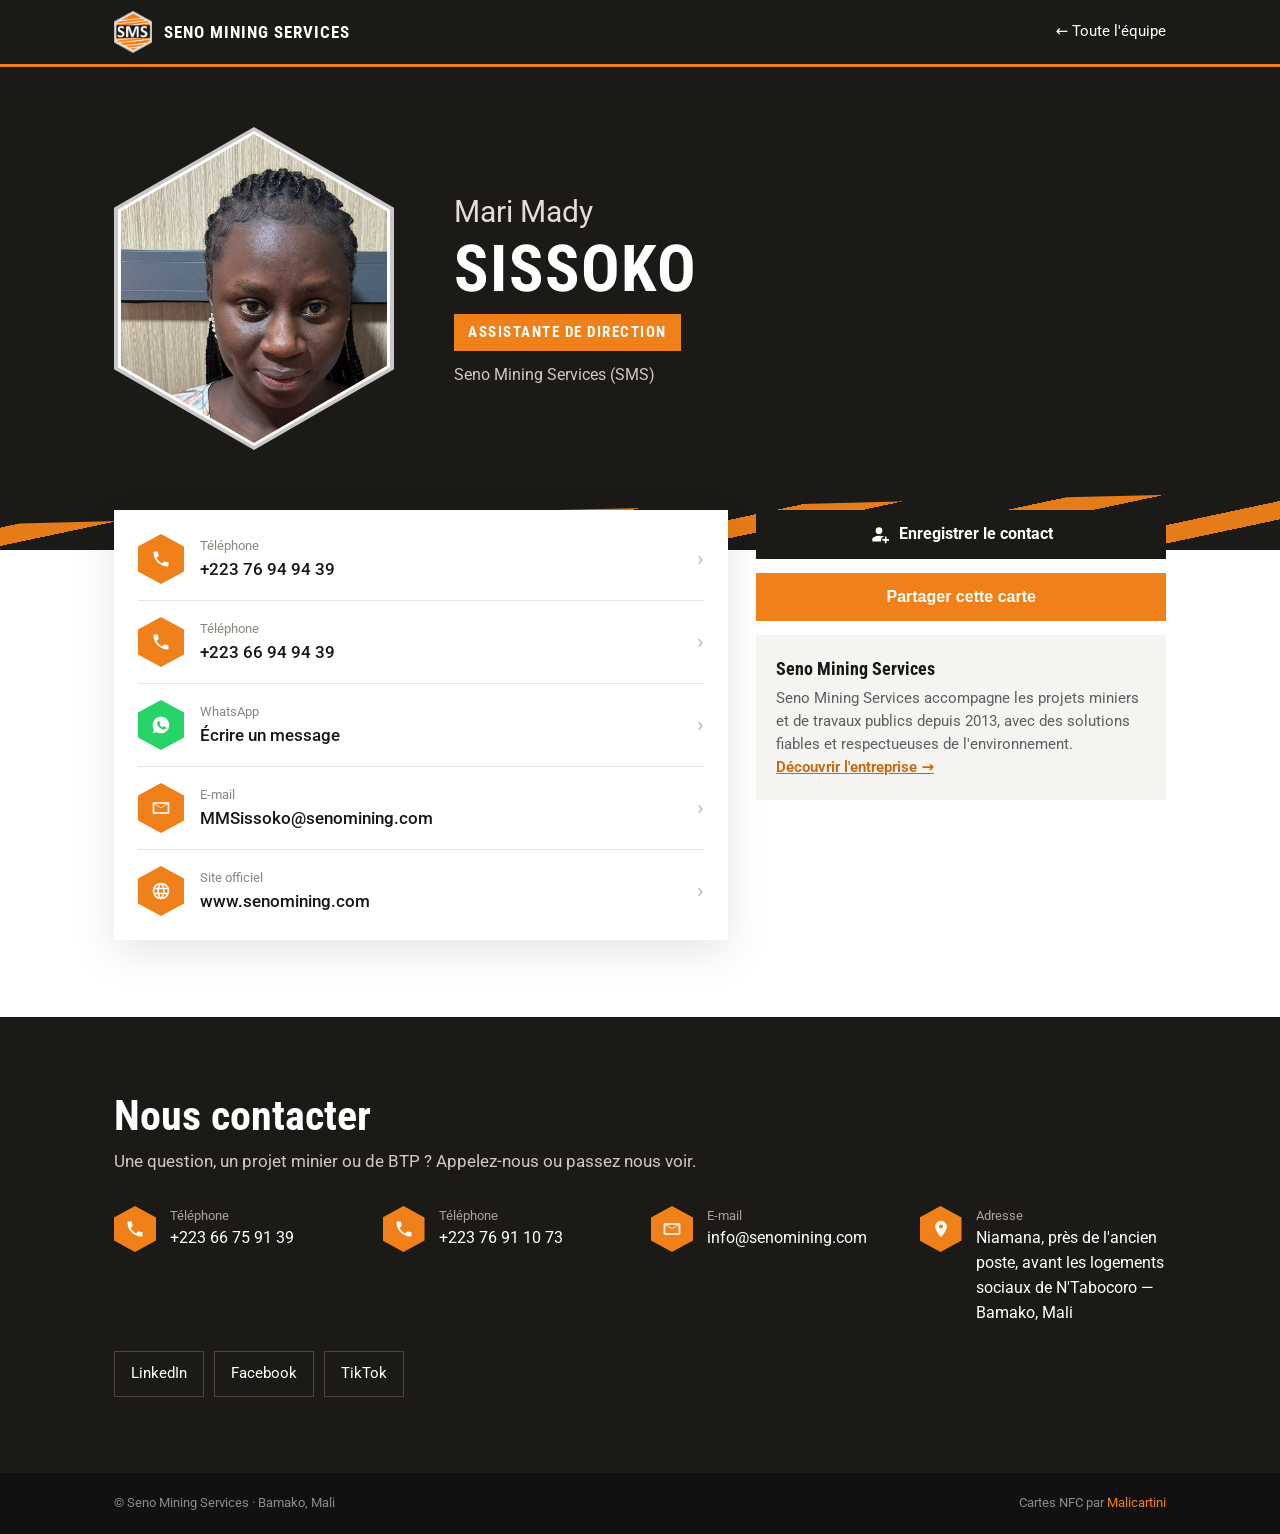
<file: site/sissoko.html>
<!DOCTYPE html><html lang="fr"><head><meta charset="utf-8">
<meta name="viewport" content="width=device-width,initial-scale=1">
<title>Mari Mady Sissoko — Seno Mining Services</title><meta name="description" content="Mari Mady Sissoko, Assistante De Direction chez Seno Mining Services. Téléphone, e-mail, WhatsApp et contact à enregistrer.">
<meta property="og:title" content="Mari Mady Sissoko — Seno Mining Services"><meta property="og:description" content="Mari Mady Sissoko, Assistante De Direction chez Seno Mining Services. Téléphone, e-mail, WhatsApp et contact à enregistrer.">
<meta property="og:image" content="photos/sissoko.jpg"><meta name="theme-color" content="#1b1a17">
<link rel="icon" href="assets/logo.png">
<link rel="preconnect" href="https://fonts.googleapis.com"><link rel="preconnect" href="https://fonts.gstatic.com" crossorigin>
<link href="https://fonts.googleapis.com/css2?family=Roboto+Condensed:wght@700&family=Roboto:wght@400;500;700&display=swap" rel="stylesheet">
<style>
/* VOICE sobre, industriel · IDEA la carte NFC SMS dépliée en site · PICTURE hexagones photo + bandes de forage orange
   COLOUR noir carbone, orange SMS, blanc · TYPE Roboto Condensed (titres) + Roboto · LAYOUT bandes pleine largeur, grille équipe */
:root{--o:#F0811A;--o2:#c9650a;--k:#1b1a17;--k2:#26241f;--ink:#17171a;--mut:#5d5d63;--line:#e7e5e1;--bg:#fff;--soft:#f6f4f0;color-scheme:light}
*{box-sizing:border-box;min-width:0}
html{scroll-behavior:smooth;scroll-padding-top:72px}
body{margin:0;background:var(--bg);color:var(--ink);font:16px/1.55 Roboto,system-ui,-apple-system,"Segoe UI",Arial,sans-serif;overflow-x:clip}
a{color:inherit}
h1,h2,h3,.cond{font-family:"Roboto Condensed",Roboto,Arial,sans-serif}
.wrap{max-width:1180px;margin:0 auto;padding:0 max(5vw,18px)}
.hexclip{clip-path:polygon(50% 0,100% 25%,100% 75%,50% 100%,0 75%,0 25%)}
header.top{position:sticky;top:0;z-index:20;background:var(--k);color:#fff;border-bottom:3px solid var(--o)}
header.top .wrap{display:flex;align-items:center;gap:14px;min-height:64px}
.brand{display:flex;align-items:center;gap:12px;text-decoration:none}
.brand img{width:38px;height:auto}
.brand b{font-family:"Roboto Condensed",sans-serif;font-weight:700;letter-spacing:.06em;font-size:17px;text-transform:uppercase}
nav{margin-left:auto;display:flex;gap:4px;flex-wrap:wrap}
nav a{text-decoration:none;font-size:15px;padding:10px 12px;color:#e9e6e0}
nav a:hover,nav a:focus-visible{color:var(--o)}
.hero{position:relative;background:var(--k);color:#fff;overflow:hidden}
.stripes{position:absolute;inset:auto 0 0 0;height:46%;background:repeating-linear-gradient(-12deg,transparent 0 30px,var(--o) 30px 48px);clip-path:polygon(0 55%,100% 0,100% 100%,0 100%);opacity:.95}
.hero .wrap{position:relative;display:grid;grid-template-columns:minmax(0,1.15fr) minmax(0,.85fr);gap:40px;align-items:center;padding-top:clamp(40px,7vw,90px);padding-bottom:clamp(120px,14vw,190px)}
.hero h1{font-size:clamp(34px,5vw,54px);line-height:1.05;margin:0 0 18px;font-weight:700;text-wrap:balance}
.hero p{font-size:17px;color:#d8d4cc;max-width:56ch;margin:0 0 26px}
.btn{display:inline-flex;align-items:center;gap:10px;min-height:48px;padding:12px 22px;background:var(--o);color:#fff;text-decoration:none;font-weight:700;border:0;font-size:16px;cursor:pointer}
.btn:hover{background:var(--o2)}
.btn.ghost{background:transparent;border:2px solid #fff;margin-left:8px}
.btn svg{width:20px;height:20px;fill:currentColor}
.hexlogo{justify-self:center;width:min(300px,70vw);filter:drop-shadow(0 18px 30px rgba(0,0,0,.45))}
.stats{position:relative;z-index:2;margin-top:-70px}
.stats .wrap{display:grid;grid-template-columns:repeat(4,minmax(0,1fr));gap:0;background:#fff;box-shadow:0 12px 40px rgba(0,0,0,.12);padding:0}
.stat{padding:24px 22px;border-left:1px solid var(--line)}
.stat:first-child{border-left:0}
.stat b{display:block;font-family:"Roboto Condensed",sans-serif;font-size:clamp(30px,4vw,42px);line-height:1;color:var(--o);font-weight:700}
.stat span{font-size:14px;color:var(--mut)}
.band{padding:clamp(48px,6vw,84px) 0}
.band.soft{background:var(--soft)}
.band.dark{background:var(--k);color:#fff}
h2{font-size:clamp(30px,3.6vw,42px);line-height:1.05;margin:0 0 10px;font-weight:700}
.lead{color:var(--mut);max-width:62ch;margin:0 0 32px;font-size:17px}
.dark .lead{color:#cfcac1}
.svc{display:grid;grid-template-columns:repeat(auto-fit,minmax(170px,1fr));gap:18px}
.svc>div{background:#fff;padding:24px 20px;border-bottom:4px solid var(--o)}
.svc .hx{width:52px;height:58px;background:var(--k);display:flex;align-items:center;justify-content:center;margin-bottom:14px}
.svc .hx svg{width:26px;height:26px;fill:var(--o)}
.svc h3{margin:0 0 6px;font-size:21px}
.svc p{margin:0;color:var(--mut);font-size:15px}
.time{display:grid;grid-template-columns:repeat(4,minmax(0,1fr));gap:18px;margin-top:8px}
.time div{border-top:3px solid var(--o);padding-top:12px}
.time b{font-family:"Roboto Condensed",sans-serif;font-size:28px;color:var(--o)}
.time p{margin:4px 0 0;color:#d6d1c8;font-size:15px}
.team{display:grid;grid-template-columns:repeat(auto-fill,minmax(220px,1fr));gap:22px}
.member{display:block;text-decoration:none;background:#fff;text-align:center;padding:28px 20px 24px;border:1px solid var(--line);transition:transform .2s,box-shadow .2s}
.member:hover,.member:focus-visible{transform:translateY(-4px);box-shadow:0 14px 30px rgba(0,0,0,.1);outline:none}
.ph{position:relative;width:170px;height:196px;margin:0 auto 18px;background:#c8c8c8}
.ph img{position:absolute;inset:7px;width:calc(100% - 14px);height:calc(100% - 14px);object-fit:cover;background:#fff;z-index:1}
.ph::after{content:"";position:absolute;inset:4px;background:#fff;z-index:0;clip-path:inherit}
.member .fn{font-size:17px;color:var(--mut)}
.member .ln{font-family:"Roboto Condensed",sans-serif;font-weight:700;font-size:28px;letter-spacing:.02em;line-height:1.1}
.member .rl{color:var(--o);font-family:"Roboto Condensed",sans-serif;font-weight:700;letter-spacing:.08em;text-transform:uppercase;font-size:14px;margin:8px 0 14px}
.member .go{font-size:14px;font-weight:600;border-top:1px solid var(--line);padding-top:12px;display:block}
.contact{display:grid;grid-template-columns:repeat(auto-fit,minmax(240px,1fr));gap:22px}
.ci{display:flex;gap:14px;align-items:flex-start}
.hxs{flex:0 0 42px;height:46px;background:var(--o);display:flex;align-items:center;justify-content:center}
.hxs svg{width:20px;height:20px;fill:#fff}
.ci small{display:block;color:#a9a39a;font-size:13px}
.ci a,.ci span{text-decoration:none;font-size:16px;white-space:normal}
.soc{display:flex;gap:10px;flex-wrap:wrap;margin-top:26px}
.soc a{border:1px solid #4a463f;padding:10px 16px;text-decoration:none;font-size:15px}
.soc a:hover{border-color:var(--o);color:var(--o)}
footer{background:#111;color:#8f8a82;font-size:13px;padding:20px 0}
footer .wrap{display:flex;gap:10px;flex-wrap:wrap;justify-content:space-between}
footer a{color:var(--o);text-decoration:none}
.pp{background:var(--k);color:#fff;position:relative;overflow:hidden}
.pp .stripes{height:12%}
.pp .wrap{position:relative;display:grid;grid-template-columns:auto minmax(0,1fr);gap:clamp(24px,5vw,60px);align-items:center;padding-top:clamp(30px,5vw,60px);padding-bottom:clamp(60px,8vw,100px)}
.pp .ph{width:clamp(190px,26vw,280px);height:clamp(219px,30vw,323px);margin:0}
.pp .fn{font-size:clamp(22px,2.6vw,30px);color:#e2ded6}
.pp h1{font-size:clamp(40px,6vw,64px);line-height:1;margin:2px 0 12px;letter-spacing:.02em}
.pp .rl{display:inline-block;background:var(--o);color:#fff;font-family:"Roboto Condensed",sans-serif;font-weight:700;letter-spacing:.1em;text-transform:uppercase;padding:7px 14px;font-size:15px}
.pp .co{margin-top:12px;color:#cfcac1}
.back{display:inline-flex;align-items:center;gap:6px;color:#fff;text-decoration:none;font-size:15px;padding:10px 0;margin-left:auto}
.back:hover{color:var(--o)}
.pcard{display:grid;grid-template-columns:minmax(0,1.2fr) minmax(0,.8fr);gap:28px;margin-top:-40px;position:relative;z-index:2}
.rows{background:#fff;box-shadow:0 12px 40px rgba(0,0,0,.1);padding:8px 24px}
.row{display:flex;align-items:center;gap:16px;padding:16px 0;border-bottom:1px solid var(--line);text-decoration:none;min-height:64px}
.row:last-child{border-bottom:0}
.row .hxs{flex-basis:46px;height:50px}
.row .hxs.wa{background:#25D366}
.row small{display:block;color:#8a857d;font-size:13px}
.row b{font-size:17px;font-weight:500;overflow-wrap:anywhere}
.row .ar{margin-left:auto;color:#bbb;font-size:22px}
.row:hover b{color:var(--o2)}
.side{display:flex;flex-direction:column;gap:14px}
.side .btn{justify-content:center;width:100%;margin:0}
.side .btn.dark{background:var(--k)}
.side .btn.dark:hover{background:#333}
.side .box{background:var(--soft);padding:20px;font-size:15px;color:var(--mut)}
.side .box b{color:var(--ink);font-family:"Roboto Condensed",sans-serif;font-size:18px;display:block;margin-bottom:4px}
.toast{position:fixed;left:50%;bottom:22px;transform:translateX(-50%);background:var(--k);color:#fff;padding:12px 18px;font-size:15px;opacity:0;transition:opacity .25s;pointer-events:none}
.toast.on{opacity:1}
:focus-visible{outline:3px solid var(--o);outline-offset:2px}
@media(max-width:860px){.hero .wrap{grid-template-columns:1fr}.hexlogo{width:180px;order:-1;justify-self:start}.stats .wrap{grid-template-columns:repeat(2,minmax(0,1fr))}.stat:nth-child(3){border-left:0}.stat{border-top:1px solid var(--line)}.stat:nth-child(-n+2){border-top:0}.time{grid-template-columns:repeat(2,minmax(0,1fr))}.pcard{grid-template-columns:1fr}}
@media(max-width:600px){nav{display:none}.brand b{font-size:14px;letter-spacing:.03em}.back{white-space:nowrap;font-size:14px}.pp .stripes{height:12%}.hero .stripes{height:22%}.pp .wrap{grid-template-columns:1fr;text-align:center;justify-items:center}.btn.ghost{margin:10px 0 0}.rows{padding:4px 16px}}
@media(prefers-reduced-motion:reduce){html{scroll-behavior:auto}.member{transition:none}}
</style></head><body><header class="top"><div class="wrap"><a class="brand" href="index.html"><img src="assets/logo.png" alt="Logo SMS" width="38" height="42"><b>Seno Mining Services</b></a><a class="back" href="index.html#equipe">← Toute l'équipe</a></div></header>
<section class="pp"><div class="stripes"></div><div class="wrap">
<div class="ph hexclip"><img class="hexclip" src="photos/sissoko.jpg" alt="Mari Mady Sissoko" width="520" height="600"></div>
<div><div class="fn">Mari Mady</div><h1>SISSOKO</h1><span class="rl">ASSISTANTE DE DIRECTION</span><div class="co">Seno Mining Services (SMS)</div></div>
</div></section>
<section class="band" style="padding-top:0"><div class="wrap"><div class="pcard">
<div class="rows"><a class="row" href="tel:+22376949439"><div class="hxs hexclip"><svg viewBox="0 0 24 24" aria-hidden="true"><path d="M6.6 10.8a15.1 15.1 0 0 0 6.6 6.6l2.2-2.2c.3-.3.7-.4 1-.2 1.1.4 2.3.6 3.6.6.6 0 1 .4 1 1V20c0 .6-.4 1-1 1A17 17 0 0 1 3 4c0-.6.4-1 1-1h3.5c.6 0 1 .4 1 1 0 1.3.2 2.5.6 3.6.1.3 0 .7-.2 1z"/></svg></div><div><small>Téléphone</small><b>+223 76 94 94 39</b></div><span class="ar">›</span></a><a class="row" href="tel:+22366949439"><div class="hxs hexclip"><svg viewBox="0 0 24 24" aria-hidden="true"><path d="M6.6 10.8a15.1 15.1 0 0 0 6.6 6.6l2.2-2.2c.3-.3.7-.4 1-.2 1.1.4 2.3.6 3.6.6.6 0 1 .4 1 1V20c0 .6-.4 1-1 1A17 17 0 0 1 3 4c0-.6.4-1 1-1h3.5c.6 0 1 .4 1 1 0 1.3.2 2.5.6 3.6.1.3 0 .7-.2 1z"/></svg></div><div><small>Téléphone</small><b>+223 66 94 94 39</b></div><span class="ar">›</span></a><a class="row" href="https://wa.me/22376949439" target="_blank" rel="noopener"><div class="hxs wa hexclip"><svg viewBox="0 0 24 24" aria-hidden="true"><path d="M12 2a10 10 0 0 0-8.6 15.1L2 22l5-1.3A10 10 0 1 0 12 2zm5.8 14.1c-.2.7-1.4 1.3-2 1.4-.5.1-1.2.1-1.9-.1-2.9-1-5-3.6-5.4-4.1-.3-.5-1.2-1.6-1.2-3s.8-2.1 1-2.4c.3-.3.6-.4.8-.4h.6c.2 0 .4 0 .6.5l.9 2.1c.1.2.1.4 0 .6l-.5.7c-.2.2-.3.4-.1.7.7 1.2 1.6 2 2.8 2.6.3.1.5.1.7-.1l.8-1c.2-.3.4-.2.7-.1l2 1c.3.1.5.2.5.4.1.1.1.6-.1 1.2z"/></svg></div><div><small>WhatsApp</small><b>Écrire un message</b></div><span class="ar">›</span></a><a class="row" href="mailto:MMSissoko@senomining.com"><div class="hxs hexclip"><svg viewBox="0 0 24 24" aria-hidden="true"><path d="M3 5h18c.6 0 1 .4 1 1v12c0 .6-.4 1-1 1H3a1 1 0 0 1-1-1V6c0-.6.4-1 1-1zm9 7.2L4 7.3V17h16V7.3l-8 4.9zM5 7l7 4.3L19 7H5z"/></svg></div><div><small>E-mail</small><b>MMSissoko@senomining.com</b></div><span class="ar">›</span></a><a class="row" href="https://www.senomining.com" target="_blank" rel="noopener"><div class="hxs hexclip"><svg viewBox="0 0 24 24" aria-hidden="true"><path d="M12 2a10 10 0 1 0 0 20 10 10 0 0 0 0-20zm6.9 6h-3a15.6 15.6 0 0 0-1.3-3.9A8 8 0 0 1 18.9 8zM12 4c.8 1.2 1.5 2.5 1.9 4h-3.8c.4-1.5 1.1-2.8 1.9-4zM4.3 14a8.2 8.2 0 0 1 0-4h3.4a16.5 16.5 0 0 0 0 4H4.3zm.8 2h3c.3 1.4.8 2.7 1.3 3.9A8 8 0 0 1 5.1 16zm3-8h-3a8 8 0 0 1 4.3-3.9C8.9 5.3 8.4 6.6 8.1 8zM12 20c-.8-1.2-1.5-2.5-1.9-4h3.8c-.4 1.5-1.1 2.8-1.9 4zm2.3-6H9.7a14.7 14.7 0 0 1 0-4h4.6a14.7 14.7 0 0 1 0 4zm.3 5.9c.5-1.2 1-2.5 1.3-3.9h3a8 8 0 0 1-4.3 3.9zm1.7-5.9a16.5 16.5 0 0 0 0-4h3.4a8.2 8.2 0 0 1 0 4h-3.4z"/></svg></div><div><small>Site officiel</small><b>www.senomining.com</b></div><span class="ar">›</span></a></div>
<div class="side">
<a class="btn dark" href="sissoko.vcf" download="sissoko.vcf"><svg viewBox="0 0 24 24" aria-hidden="true"><path d="M12 12a4 4 0 1 0 0-8 4 4 0 0 0 0 8zm0 2c-3 0-8 1.5-8 4.5V21h10.5a6 6 0 0 1 3.4-6.4C16.4 14.2 14.2 14 12 14zm7 1v3h-3v2h3v3h2v-3h3v-2h-3v-3z"/></svg> Enregistrer le contact</a>
<button class="btn" id="share" type="button">Partager cette carte</button>
<div class="box"><b>Seno Mining Services</b>Seno Mining Services accompagne les projets miniers et de travaux publics depuis 2013, avec des solutions fiables et respectueuses de l&#x27;environnement.<br><a href="index.html" style="color:var(--o2);font-weight:600">Découvrir l'entreprise →</a></div>
</div></div></div></section>
<section class="band dark" id="contact"><div class="wrap">
<h2>Nous contacter</h2><p class="lead">Une question, un projet minier ou de BTP ? Appelez-nous ou passez nous voir.</p>
<div class="contact"><div class="ci"><div class="hxs hexclip"><svg viewBox="0 0 24 24" aria-hidden="true"><path d="M6.6 10.8a15.1 15.1 0 0 0 6.6 6.6l2.2-2.2c.3-.3.7-.4 1-.2 1.1.4 2.3.6 3.6.6.6 0 1 .4 1 1V20c0 .6-.4 1-1 1A17 17 0 0 1 3 4c0-.6.4-1 1-1h3.5c.6 0 1 .4 1 1 0 1.3.2 2.5.6 3.6.1.3 0 .7-.2 1z"/></svg></div><div><small>Téléphone</small><a href="tel:+22366759139">+223 66 75 91 39</a></div></div><div class="ci"><div class="hxs hexclip"><svg viewBox="0 0 24 24" aria-hidden="true"><path d="M6.6 10.8a15.1 15.1 0 0 0 6.6 6.6l2.2-2.2c.3-.3.7-.4 1-.2 1.1.4 2.3.6 3.6.6.6 0 1 .4 1 1V20c0 .6-.4 1-1 1A17 17 0 0 1 3 4c0-.6.4-1 1-1h3.5c.6 0 1 .4 1 1 0 1.3.2 2.5.6 3.6.1.3 0 .7-.2 1z"/></svg></div><div><small>Téléphone</small><a href="tel:+22376911073">+223 76 91 10 73</a></div></div>
<div class="ci"><div class="hxs hexclip"><svg viewBox="0 0 24 24" aria-hidden="true"><path d="M3 5h18c.6 0 1 .4 1 1v12c0 .6-.4 1-1 1H3a1 1 0 0 1-1-1V6c0-.6.4-1 1-1zm9 7.2L4 7.3V17h16V7.3l-8 4.9zM5 7l7 4.3L19 7H5z"/></svg></div><div><small>E-mail</small><a href="mailto:info@senomining.com">info@senomining.com</a></div></div>
<div class="ci"><div class="hxs hexclip"><svg viewBox="0 0 24 24" aria-hidden="true"><path d="M12 2a7 7 0 0 0-7 7c0 5.2 7 13 7 13s7-7.8 7-13a7 7 0 0 0-7-7zm0 9.5A2.5 2.5 0 1 1 12 6.5a2.5 2.5 0 0 1 0 5z"/></svg></div><div><small>Adresse</small><span>Niamana, près de l&#x27;ancien poste, avant les logements sociaux de N&#x27;Tabocoro — Bamako, Mali</span></div></div>
</div><div class="soc"><a href="https://www.linkedin.com/company/seno-mining-services/" target="_blank" rel="noopener">LinkedIn</a><a href="https://www.facebook.com/share/1KVnLRoWUf/" target="_blank" rel="noopener">Facebook</a><a href="https://www.tiktok.com/@seno.mining.servi" target="_blank" rel="noopener">TikTok</a></div></div></section><footer><div class="wrap"><span>© Seno Mining Services · Bamako, Mali</span><span>Cartes NFC par <a href="https://www.tiktok.com/@mali_cartini" target="_blank" rel="noopener">Malicartini</a></span></div></footer><div class="toast" id="toast">Lien copié</div>
<script>{const b=document.getElementById('share'),t=document.getElementById('toast');
b.addEventListener('click',async()=>{const u=location.href;try{if(navigator.share){await navigator.share({title:'Mari Mady Sissoko',url:u});return}await navigator.clipboard.writeText(u);t.classList.add('on');setTimeout(()=>t.classList.remove('on'),1800)}catch(e){}});}</script>
</body></html>
</file>
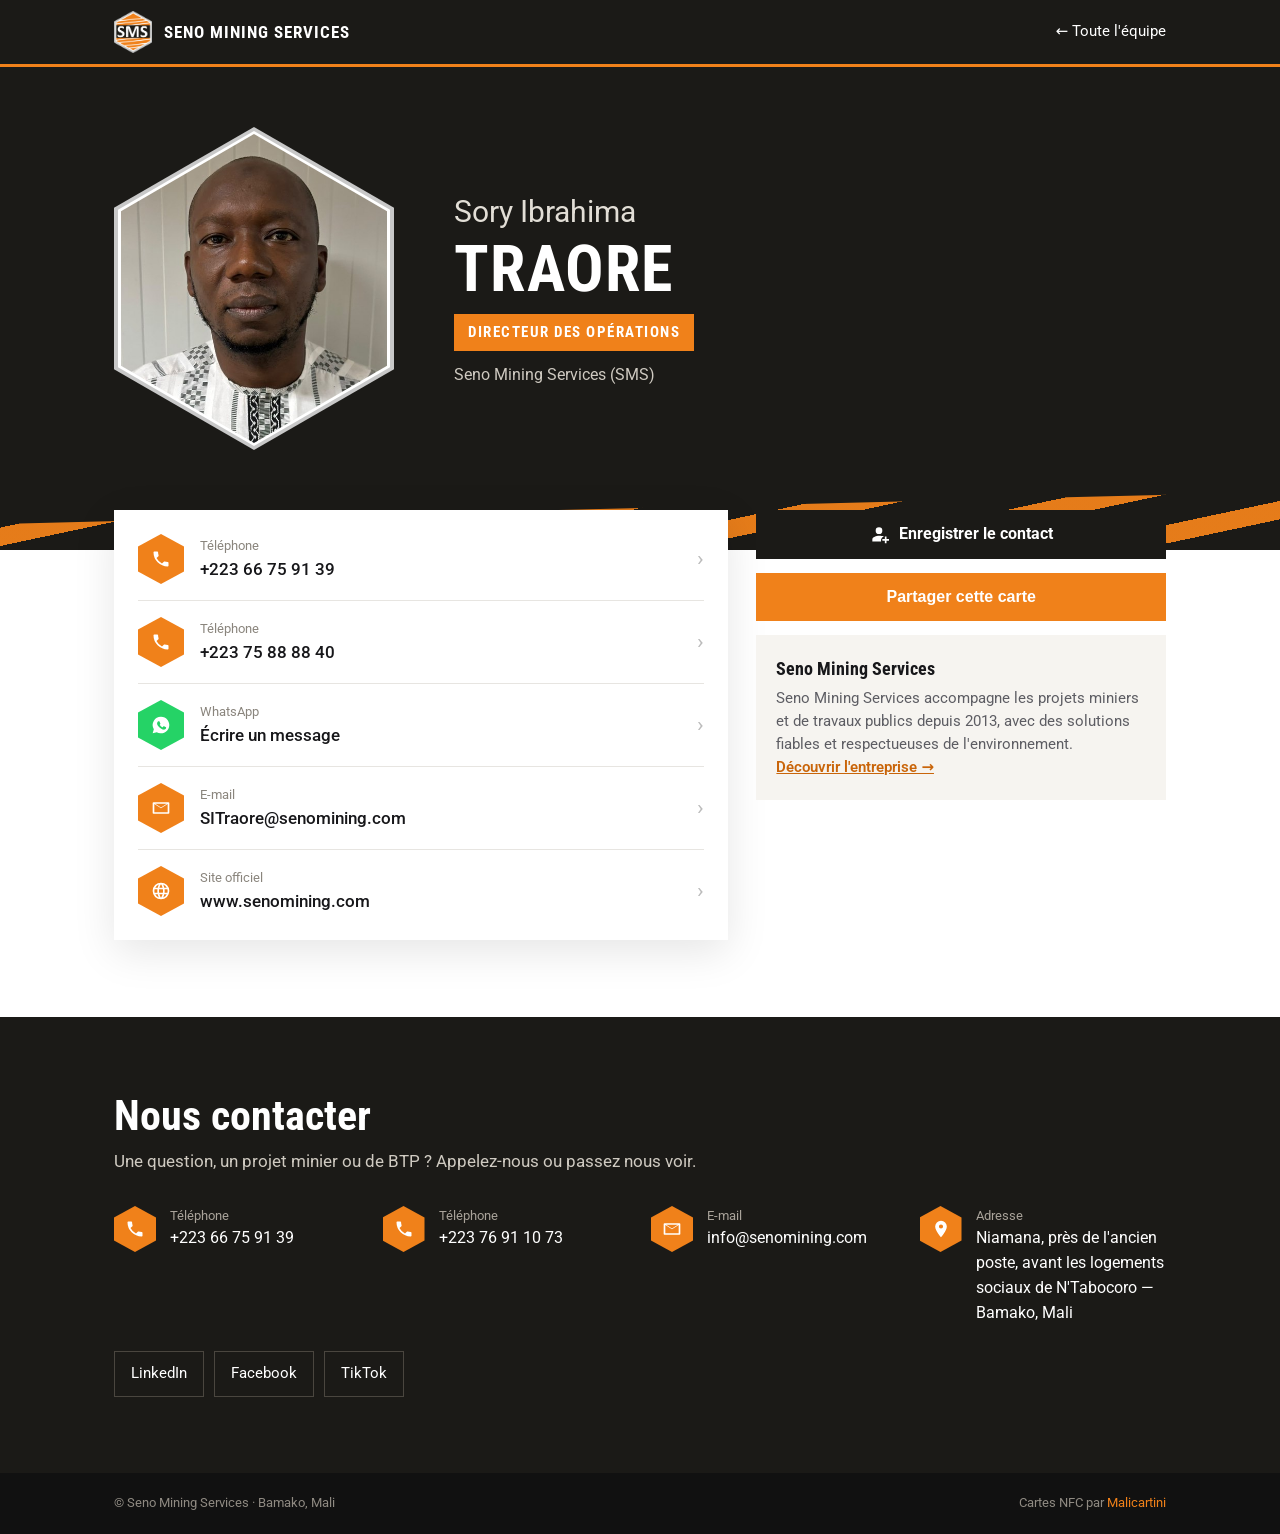
<file: site/sory-traore.html>
<!DOCTYPE html><html lang="fr"><head><meta charset="utf-8">
<meta name="viewport" content="width=device-width,initial-scale=1">
<title>Sory Ibrahima Traore — Seno Mining Services</title><meta name="description" content="Sory Ibrahima Traore, Directeur Des Opérations chez Seno Mining Services. Téléphone, e-mail, WhatsApp et contact à enregistrer.">
<meta property="og:title" content="Sory Ibrahima Traore — Seno Mining Services"><meta property="og:description" content="Sory Ibrahima Traore, Directeur Des Opérations chez Seno Mining Services. Téléphone, e-mail, WhatsApp et contact à enregistrer.">
<meta property="og:image" content="photos/sory-traore.jpg"><meta name="theme-color" content="#1b1a17">
<link rel="icon" href="assets/logo.png">
<link rel="preconnect" href="https://fonts.googleapis.com"><link rel="preconnect" href="https://fonts.gstatic.com" crossorigin>
<link href="https://fonts.googleapis.com/css2?family=Roboto+Condensed:wght@700&family=Roboto:wght@400;500;700&display=swap" rel="stylesheet">
<style>
/* VOICE sobre, industriel · IDEA la carte NFC SMS dépliée en site · PICTURE hexagones photo + bandes de forage orange
   COLOUR noir carbone, orange SMS, blanc · TYPE Roboto Condensed (titres) + Roboto · LAYOUT bandes pleine largeur, grille équipe */
:root{--o:#F0811A;--o2:#c9650a;--k:#1b1a17;--k2:#26241f;--ink:#17171a;--mut:#5d5d63;--line:#e7e5e1;--bg:#fff;--soft:#f6f4f0;color-scheme:light}
*{box-sizing:border-box;min-width:0}
html{scroll-behavior:smooth;scroll-padding-top:72px}
body{margin:0;background:var(--bg);color:var(--ink);font:16px/1.55 Roboto,system-ui,-apple-system,"Segoe UI",Arial,sans-serif;overflow-x:clip}
a{color:inherit}
h1,h2,h3,.cond{font-family:"Roboto Condensed",Roboto,Arial,sans-serif}
.wrap{max-width:1180px;margin:0 auto;padding:0 max(5vw,18px)}
.hexclip{clip-path:polygon(50% 0,100% 25%,100% 75%,50% 100%,0 75%,0 25%)}
header.top{position:sticky;top:0;z-index:20;background:var(--k);color:#fff;border-bottom:3px solid var(--o)}
header.top .wrap{display:flex;align-items:center;gap:14px;min-height:64px}
.brand{display:flex;align-items:center;gap:12px;text-decoration:none}
.brand img{width:38px;height:auto}
.brand b{font-family:"Roboto Condensed",sans-serif;font-weight:700;letter-spacing:.06em;font-size:17px;text-transform:uppercase}
nav{margin-left:auto;display:flex;gap:4px;flex-wrap:wrap}
nav a{text-decoration:none;font-size:15px;padding:10px 12px;color:#e9e6e0}
nav a:hover,nav a:focus-visible{color:var(--o)}
.hero{position:relative;background:var(--k);color:#fff;overflow:hidden}
.stripes{position:absolute;inset:auto 0 0 0;height:46%;background:repeating-linear-gradient(-12deg,transparent 0 30px,var(--o) 30px 48px);clip-path:polygon(0 55%,100% 0,100% 100%,0 100%);opacity:.95}
.hero .wrap{position:relative;display:grid;grid-template-columns:minmax(0,1.15fr) minmax(0,.85fr);gap:40px;align-items:center;padding-top:clamp(40px,7vw,90px);padding-bottom:clamp(120px,14vw,190px)}
.hero h1{font-size:clamp(34px,5vw,54px);line-height:1.05;margin:0 0 18px;font-weight:700;text-wrap:balance}
.hero p{font-size:17px;color:#d8d4cc;max-width:56ch;margin:0 0 26px}
.btn{display:inline-flex;align-items:center;gap:10px;min-height:48px;padding:12px 22px;background:var(--o);color:#fff;text-decoration:none;font-weight:700;border:0;font-size:16px;cursor:pointer}
.btn:hover{background:var(--o2)}
.btn.ghost{background:transparent;border:2px solid #fff;margin-left:8px}
.btn svg{width:20px;height:20px;fill:currentColor}
.hexlogo{justify-self:center;width:min(300px,70vw);filter:drop-shadow(0 18px 30px rgba(0,0,0,.45))}
.stats{position:relative;z-index:2;margin-top:-70px}
.stats .wrap{display:grid;grid-template-columns:repeat(4,minmax(0,1fr));gap:0;background:#fff;box-shadow:0 12px 40px rgba(0,0,0,.12);padding:0}
.stat{padding:24px 22px;border-left:1px solid var(--line)}
.stat:first-child{border-left:0}
.stat b{display:block;font-family:"Roboto Condensed",sans-serif;font-size:clamp(30px,4vw,42px);line-height:1;color:var(--o);font-weight:700}
.stat span{font-size:14px;color:var(--mut)}
.band{padding:clamp(48px,6vw,84px) 0}
.band.soft{background:var(--soft)}
.band.dark{background:var(--k);color:#fff}
h2{font-size:clamp(30px,3.6vw,42px);line-height:1.05;margin:0 0 10px;font-weight:700}
.lead{color:var(--mut);max-width:62ch;margin:0 0 32px;font-size:17px}
.dark .lead{color:#cfcac1}
.svc{display:grid;grid-template-columns:repeat(auto-fit,minmax(170px,1fr));gap:18px}
.svc>div{background:#fff;padding:24px 20px;border-bottom:4px solid var(--o)}
.svc .hx{width:52px;height:58px;background:var(--k);display:flex;align-items:center;justify-content:center;margin-bottom:14px}
.svc .hx svg{width:26px;height:26px;fill:var(--o)}
.svc h3{margin:0 0 6px;font-size:21px}
.svc p{margin:0;color:var(--mut);font-size:15px}
.time{display:grid;grid-template-columns:repeat(4,minmax(0,1fr));gap:18px;margin-top:8px}
.time div{border-top:3px solid var(--o);padding-top:12px}
.time b{font-family:"Roboto Condensed",sans-serif;font-size:28px;color:var(--o)}
.time p{margin:4px 0 0;color:#d6d1c8;font-size:15px}
.team{display:grid;grid-template-columns:repeat(auto-fill,minmax(220px,1fr));gap:22px}
.member{display:block;text-decoration:none;background:#fff;text-align:center;padding:28px 20px 24px;border:1px solid var(--line);transition:transform .2s,box-shadow .2s}
.member:hover,.member:focus-visible{transform:translateY(-4px);box-shadow:0 14px 30px rgba(0,0,0,.1);outline:none}
.ph{position:relative;width:170px;height:196px;margin:0 auto 18px;background:#c8c8c8}
.ph img{position:absolute;inset:7px;width:calc(100% - 14px);height:calc(100% - 14px);object-fit:cover;background:#fff;z-index:1}
.ph::after{content:"";position:absolute;inset:4px;background:#fff;z-index:0;clip-path:inherit}
.member .fn{font-size:17px;color:var(--mut)}
.member .ln{font-family:"Roboto Condensed",sans-serif;font-weight:700;font-size:28px;letter-spacing:.02em;line-height:1.1}
.member .rl{color:var(--o);font-family:"Roboto Condensed",sans-serif;font-weight:700;letter-spacing:.08em;text-transform:uppercase;font-size:14px;margin:8px 0 14px}
.member .go{font-size:14px;font-weight:600;border-top:1px solid var(--line);padding-top:12px;display:block}
.contact{display:grid;grid-template-columns:repeat(auto-fit,minmax(240px,1fr));gap:22px}
.ci{display:flex;gap:14px;align-items:flex-start}
.hxs{flex:0 0 42px;height:46px;background:var(--o);display:flex;align-items:center;justify-content:center}
.hxs svg{width:20px;height:20px;fill:#fff}
.ci small{display:block;color:#a9a39a;font-size:13px}
.ci a,.ci span{text-decoration:none;font-size:16px;white-space:normal}
.soc{display:flex;gap:10px;flex-wrap:wrap;margin-top:26px}
.soc a{border:1px solid #4a463f;padding:10px 16px;text-decoration:none;font-size:15px}
.soc a:hover{border-color:var(--o);color:var(--o)}
footer{background:#111;color:#8f8a82;font-size:13px;padding:20px 0}
footer .wrap{display:flex;gap:10px;flex-wrap:wrap;justify-content:space-between}
footer a{color:var(--o);text-decoration:none}
.pp{background:var(--k);color:#fff;position:relative;overflow:hidden}
.pp .stripes{height:12%}
.pp .wrap{position:relative;display:grid;grid-template-columns:auto minmax(0,1fr);gap:clamp(24px,5vw,60px);align-items:center;padding-top:clamp(30px,5vw,60px);padding-bottom:clamp(60px,8vw,100px)}
.pp .ph{width:clamp(190px,26vw,280px);height:clamp(219px,30vw,323px);margin:0}
.pp .fn{font-size:clamp(22px,2.6vw,30px);color:#e2ded6}
.pp h1{font-size:clamp(40px,6vw,64px);line-height:1;margin:2px 0 12px;letter-spacing:.02em}
.pp .rl{display:inline-block;background:var(--o);color:#fff;font-family:"Roboto Condensed",sans-serif;font-weight:700;letter-spacing:.1em;text-transform:uppercase;padding:7px 14px;font-size:15px}
.pp .co{margin-top:12px;color:#cfcac1}
.back{display:inline-flex;align-items:center;gap:6px;color:#fff;text-decoration:none;font-size:15px;padding:10px 0;margin-left:auto}
.back:hover{color:var(--o)}
.pcard{display:grid;grid-template-columns:minmax(0,1.2fr) minmax(0,.8fr);gap:28px;margin-top:-40px;position:relative;z-index:2}
.rows{background:#fff;box-shadow:0 12px 40px rgba(0,0,0,.1);padding:8px 24px}
.row{display:flex;align-items:center;gap:16px;padding:16px 0;border-bottom:1px solid var(--line);text-decoration:none;min-height:64px}
.row:last-child{border-bottom:0}
.row .hxs{flex-basis:46px;height:50px}
.row .hxs.wa{background:#25D366}
.row small{display:block;color:#8a857d;font-size:13px}
.row b{font-size:17px;font-weight:500;overflow-wrap:anywhere}
.row .ar{margin-left:auto;color:#bbb;font-size:22px}
.row:hover b{color:var(--o2)}
.side{display:flex;flex-direction:column;gap:14px}
.side .btn{justify-content:center;width:100%;margin:0}
.side .btn.dark{background:var(--k)}
.side .btn.dark:hover{background:#333}
.side .box{background:var(--soft);padding:20px;font-size:15px;color:var(--mut)}
.side .box b{color:var(--ink);font-family:"Roboto Condensed",sans-serif;font-size:18px;display:block;margin-bottom:4px}
.toast{position:fixed;left:50%;bottom:22px;transform:translateX(-50%);background:var(--k);color:#fff;padding:12px 18px;font-size:15px;opacity:0;transition:opacity .25s;pointer-events:none}
.toast.on{opacity:1}
:focus-visible{outline:3px solid var(--o);outline-offset:2px}
@media(max-width:860px){.hero .wrap{grid-template-columns:1fr}.hexlogo{width:180px;order:-1;justify-self:start}.stats .wrap{grid-template-columns:repeat(2,minmax(0,1fr))}.stat:nth-child(3){border-left:0}.stat{border-top:1px solid var(--line)}.stat:nth-child(-n+2){border-top:0}.time{grid-template-columns:repeat(2,minmax(0,1fr))}.pcard{grid-template-columns:1fr}}
@media(max-width:600px){nav{display:none}.brand b{font-size:14px;letter-spacing:.03em}.back{white-space:nowrap;font-size:14px}.pp .stripes{height:12%}.hero .stripes{height:22%}.pp .wrap{grid-template-columns:1fr;text-align:center;justify-items:center}.btn.ghost{margin:10px 0 0}.rows{padding:4px 16px}}
@media(prefers-reduced-motion:reduce){html{scroll-behavior:auto}.member{transition:none}}
</style></head><body><header class="top"><div class="wrap"><a class="brand" href="index.html"><img src="assets/logo.png" alt="Logo SMS" width="38" height="42"><b>Seno Mining Services</b></a><a class="back" href="index.html#equipe">← Toute l'équipe</a></div></header>
<section class="pp"><div class="stripes"></div><div class="wrap">
<div class="ph hexclip"><img class="hexclip" src="photos/sory-traore.jpg" alt="Sory Ibrahima Traore" width="520" height="600"></div>
<div><div class="fn">Sory Ibrahima</div><h1>TRAORE</h1><span class="rl">DIRECTEUR DES OPÉRATIONS</span><div class="co">Seno Mining Services (SMS)</div></div>
</div></section>
<section class="band" style="padding-top:0"><div class="wrap"><div class="pcard">
<div class="rows"><a class="row" href="tel:+22366759139"><div class="hxs hexclip"><svg viewBox="0 0 24 24" aria-hidden="true"><path d="M6.6 10.8a15.1 15.1 0 0 0 6.6 6.6l2.2-2.2c.3-.3.7-.4 1-.2 1.1.4 2.3.6 3.6.6.6 0 1 .4 1 1V20c0 .6-.4 1-1 1A17 17 0 0 1 3 4c0-.6.4-1 1-1h3.5c.6 0 1 .4 1 1 0 1.3.2 2.5.6 3.6.1.3 0 .7-.2 1z"/></svg></div><div><small>Téléphone</small><b>+223 66 75 91 39</b></div><span class="ar">›</span></a><a class="row" href="tel:+22375888840"><div class="hxs hexclip"><svg viewBox="0 0 24 24" aria-hidden="true"><path d="M6.6 10.8a15.1 15.1 0 0 0 6.6 6.6l2.2-2.2c.3-.3.7-.4 1-.2 1.1.4 2.3.6 3.6.6.6 0 1 .4 1 1V20c0 .6-.4 1-1 1A17 17 0 0 1 3 4c0-.6.4-1 1-1h3.5c.6 0 1 .4 1 1 0 1.3.2 2.5.6 3.6.1.3 0 .7-.2 1z"/></svg></div><div><small>Téléphone</small><b>+223 75 88 88 40</b></div><span class="ar">›</span></a><a class="row" href="https://wa.me/22366759139" target="_blank" rel="noopener"><div class="hxs wa hexclip"><svg viewBox="0 0 24 24" aria-hidden="true"><path d="M12 2a10 10 0 0 0-8.6 15.1L2 22l5-1.3A10 10 0 1 0 12 2zm5.8 14.1c-.2.7-1.4 1.3-2 1.4-.5.1-1.2.1-1.9-.1-2.9-1-5-3.6-5.4-4.1-.3-.5-1.2-1.6-1.2-3s.8-2.1 1-2.4c.3-.3.6-.4.8-.4h.6c.2 0 .4 0 .6.5l.9 2.1c.1.2.1.4 0 .6l-.5.7c-.2.2-.3.4-.1.7.7 1.2 1.6 2 2.8 2.6.3.1.5.1.7-.1l.8-1c.2-.3.4-.2.7-.1l2 1c.3.1.5.2.5.4.1.1.1.6-.1 1.2z"/></svg></div><div><small>WhatsApp</small><b>Écrire un message</b></div><span class="ar">›</span></a><a class="row" href="mailto:SITraore@senomining.com"><div class="hxs hexclip"><svg viewBox="0 0 24 24" aria-hidden="true"><path d="M3 5h18c.6 0 1 .4 1 1v12c0 .6-.4 1-1 1H3a1 1 0 0 1-1-1V6c0-.6.4-1 1-1zm9 7.2L4 7.3V17h16V7.3l-8 4.9zM5 7l7 4.3L19 7H5z"/></svg></div><div><small>E-mail</small><b>SITraore@senomining.com</b></div><span class="ar">›</span></a><a class="row" href="https://www.senomining.com" target="_blank" rel="noopener"><div class="hxs hexclip"><svg viewBox="0 0 24 24" aria-hidden="true"><path d="M12 2a10 10 0 1 0 0 20 10 10 0 0 0 0-20zm6.9 6h-3a15.6 15.6 0 0 0-1.3-3.9A8 8 0 0 1 18.9 8zM12 4c.8 1.2 1.5 2.5 1.9 4h-3.8c.4-1.5 1.1-2.8 1.9-4zM4.3 14a8.2 8.2 0 0 1 0-4h3.4a16.5 16.5 0 0 0 0 4H4.3zm.8 2h3c.3 1.4.8 2.7 1.3 3.9A8 8 0 0 1 5.1 16zm3-8h-3a8 8 0 0 1 4.3-3.9C8.9 5.3 8.4 6.6 8.1 8zM12 20c-.8-1.2-1.5-2.5-1.9-4h3.8c-.4 1.5-1.1 2.8-1.9 4zm2.3-6H9.7a14.7 14.7 0 0 1 0-4h4.6a14.7 14.7 0 0 1 0 4zm.3 5.9c.5-1.2 1-2.5 1.3-3.9h3a8 8 0 0 1-4.3 3.9zm1.7-5.9a16.5 16.5 0 0 0 0-4h3.4a8.2 8.2 0 0 1 0 4h-3.4z"/></svg></div><div><small>Site officiel</small><b>www.senomining.com</b></div><span class="ar">›</span></a></div>
<div class="side">
<a class="btn dark" href="sory-traore.vcf" download="sory-traore.vcf"><svg viewBox="0 0 24 24" aria-hidden="true"><path d="M12 12a4 4 0 1 0 0-8 4 4 0 0 0 0 8zm0 2c-3 0-8 1.5-8 4.5V21h10.5a6 6 0 0 1 3.4-6.4C16.4 14.2 14.2 14 12 14zm7 1v3h-3v2h3v3h2v-3h3v-2h-3v-3z"/></svg> Enregistrer le contact</a>
<button class="btn" id="share" type="button">Partager cette carte</button>
<div class="box"><b>Seno Mining Services</b>Seno Mining Services accompagne les projets miniers et de travaux publics depuis 2013, avec des solutions fiables et respectueuses de l&#x27;environnement.<br><a href="index.html" style="color:var(--o2);font-weight:600">Découvrir l'entreprise →</a></div>
</div></div></div></section>
<section class="band dark" id="contact"><div class="wrap">
<h2>Nous contacter</h2><p class="lead">Une question, un projet minier ou de BTP ? Appelez-nous ou passez nous voir.</p>
<div class="contact"><div class="ci"><div class="hxs hexclip"><svg viewBox="0 0 24 24" aria-hidden="true"><path d="M6.6 10.8a15.1 15.1 0 0 0 6.6 6.6l2.2-2.2c.3-.3.7-.4 1-.2 1.1.4 2.3.6 3.6.6.6 0 1 .4 1 1V20c0 .6-.4 1-1 1A17 17 0 0 1 3 4c0-.6.4-1 1-1h3.5c.6 0 1 .4 1 1 0 1.3.2 2.5.6 3.6.1.3 0 .7-.2 1z"/></svg></div><div><small>Téléphone</small><a href="tel:+22366759139">+223 66 75 91 39</a></div></div><div class="ci"><div class="hxs hexclip"><svg viewBox="0 0 24 24" aria-hidden="true"><path d="M6.6 10.8a15.1 15.1 0 0 0 6.6 6.6l2.2-2.2c.3-.3.7-.4 1-.2 1.1.4 2.3.6 3.6.6.6 0 1 .4 1 1V20c0 .6-.4 1-1 1A17 17 0 0 1 3 4c0-.6.4-1 1-1h3.5c.6 0 1 .4 1 1 0 1.3.2 2.5.6 3.6.1.3 0 .7-.2 1z"/></svg></div><div><small>Téléphone</small><a href="tel:+22376911073">+223 76 91 10 73</a></div></div>
<div class="ci"><div class="hxs hexclip"><svg viewBox="0 0 24 24" aria-hidden="true"><path d="M3 5h18c.6 0 1 .4 1 1v12c0 .6-.4 1-1 1H3a1 1 0 0 1-1-1V6c0-.6.4-1 1-1zm9 7.2L4 7.3V17h16V7.3l-8 4.9zM5 7l7 4.3L19 7H5z"/></svg></div><div><small>E-mail</small><a href="mailto:info@senomining.com">info@senomining.com</a></div></div>
<div class="ci"><div class="hxs hexclip"><svg viewBox="0 0 24 24" aria-hidden="true"><path d="M12 2a7 7 0 0 0-7 7c0 5.2 7 13 7 13s7-7.8 7-13a7 7 0 0 0-7-7zm0 9.5A2.5 2.5 0 1 1 12 6.5a2.5 2.5 0 0 1 0 5z"/></svg></div><div><small>Adresse</small><span>Niamana, près de l&#x27;ancien poste, avant les logements sociaux de N&#x27;Tabocoro — Bamako, Mali</span></div></div>
</div><div class="soc"><a href="https://www.linkedin.com/company/seno-mining-services/" target="_blank" rel="noopener">LinkedIn</a><a href="https://www.facebook.com/share/1KVnLRoWUf/" target="_blank" rel="noopener">Facebook</a><a href="https://www.tiktok.com/@seno.mining.servi" target="_blank" rel="noopener">TikTok</a></div></div></section><footer><div class="wrap"><span>© Seno Mining Services · Bamako, Mali</span><span>Cartes NFC par <a href="https://www.tiktok.com/@mali_cartini" target="_blank" rel="noopener">Malicartini</a></span></div></footer><div class="toast" id="toast">Lien copié</div>
<script>{const b=document.getElementById('share'),t=document.getElementById('toast');
b.addEventListener('click',async()=>{const u=location.href;try{if(navigator.share){await navigator.share({title:'Sory Ibrahima Traore',url:u});return}await navigator.clipboard.writeText(u);t.classList.add('on');setTimeout(()=>t.classList.remove('on'),1800)}catch(e){}});}</script>
</body></html>
</file>
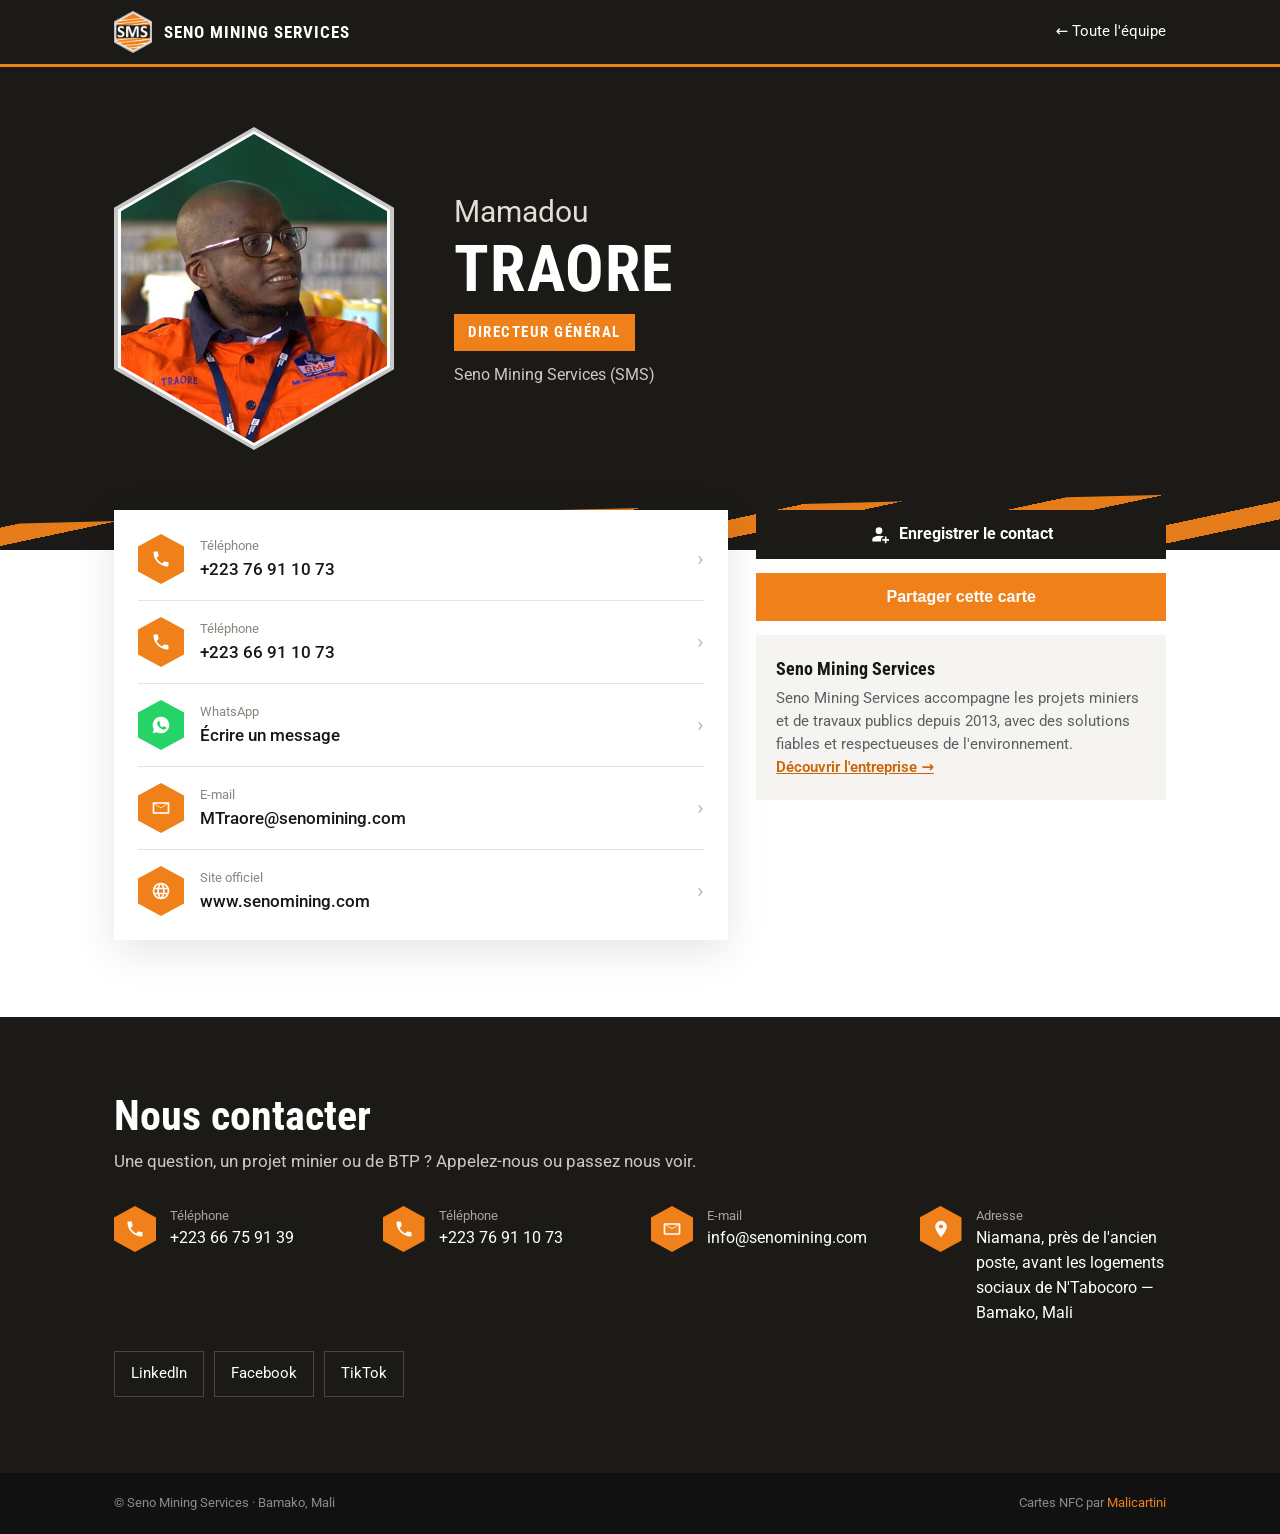
<file: site/traore.html>
<!DOCTYPE html><html lang="fr"><head><meta charset="utf-8">
<meta name="viewport" content="width=device-width,initial-scale=1">
<title>Mamadou Traore — Seno Mining Services</title><meta name="description" content="Mamadou Traore, Directeur Général chez Seno Mining Services. Téléphone, e-mail, WhatsApp et contact à enregistrer.">
<meta property="og:title" content="Mamadou Traore — Seno Mining Services"><meta property="og:description" content="Mamadou Traore, Directeur Général chez Seno Mining Services. Téléphone, e-mail, WhatsApp et contact à enregistrer.">
<meta property="og:image" content="photos/traore.jpg"><meta name="theme-color" content="#1b1a17">
<link rel="icon" href="assets/logo.png">
<link rel="preconnect" href="https://fonts.googleapis.com"><link rel="preconnect" href="https://fonts.gstatic.com" crossorigin>
<link href="https://fonts.googleapis.com/css2?family=Roboto+Condensed:wght@700&family=Roboto:wght@400;500;700&display=swap" rel="stylesheet">
<style>
/* VOICE sobre, industriel · IDEA la carte NFC SMS dépliée en site · PICTURE hexagones photo + bandes de forage orange
   COLOUR noir carbone, orange SMS, blanc · TYPE Roboto Condensed (titres) + Roboto · LAYOUT bandes pleine largeur, grille équipe */
:root{--o:#F0811A;--o2:#c9650a;--k:#1b1a17;--k2:#26241f;--ink:#17171a;--mut:#5d5d63;--line:#e7e5e1;--bg:#fff;--soft:#f6f4f0;color-scheme:light}
*{box-sizing:border-box;min-width:0}
html{scroll-behavior:smooth;scroll-padding-top:72px}
body{margin:0;background:var(--bg);color:var(--ink);font:16px/1.55 Roboto,system-ui,-apple-system,"Segoe UI",Arial,sans-serif;overflow-x:clip}
a{color:inherit}
h1,h2,h3,.cond{font-family:"Roboto Condensed",Roboto,Arial,sans-serif}
.wrap{max-width:1180px;margin:0 auto;padding:0 max(5vw,18px)}
.hexclip{clip-path:polygon(50% 0,100% 25%,100% 75%,50% 100%,0 75%,0 25%)}
header.top{position:sticky;top:0;z-index:20;background:var(--k);color:#fff;border-bottom:3px solid var(--o)}
header.top .wrap{display:flex;align-items:center;gap:14px;min-height:64px}
.brand{display:flex;align-items:center;gap:12px;text-decoration:none}
.brand img{width:38px;height:auto}
.brand b{font-family:"Roboto Condensed",sans-serif;font-weight:700;letter-spacing:.06em;font-size:17px;text-transform:uppercase}
nav{margin-left:auto;display:flex;gap:4px;flex-wrap:wrap}
nav a{text-decoration:none;font-size:15px;padding:10px 12px;color:#e9e6e0}
nav a:hover,nav a:focus-visible{color:var(--o)}
.hero{position:relative;background:var(--k);color:#fff;overflow:hidden}
.stripes{position:absolute;inset:auto 0 0 0;height:46%;background:repeating-linear-gradient(-12deg,transparent 0 30px,var(--o) 30px 48px);clip-path:polygon(0 55%,100% 0,100% 100%,0 100%);opacity:.95}
.hero .wrap{position:relative;display:grid;grid-template-columns:minmax(0,1.15fr) minmax(0,.85fr);gap:40px;align-items:center;padding-top:clamp(40px,7vw,90px);padding-bottom:clamp(120px,14vw,190px)}
.hero h1{font-size:clamp(34px,5vw,54px);line-height:1.05;margin:0 0 18px;font-weight:700;text-wrap:balance}
.hero p{font-size:17px;color:#d8d4cc;max-width:56ch;margin:0 0 26px}
.btn{display:inline-flex;align-items:center;gap:10px;min-height:48px;padding:12px 22px;background:var(--o);color:#fff;text-decoration:none;font-weight:700;border:0;font-size:16px;cursor:pointer}
.btn:hover{background:var(--o2)}
.btn.ghost{background:transparent;border:2px solid #fff;margin-left:8px}
.btn svg{width:20px;height:20px;fill:currentColor}
.hexlogo{justify-self:center;width:min(300px,70vw);filter:drop-shadow(0 18px 30px rgba(0,0,0,.45))}
.stats{position:relative;z-index:2;margin-top:-70px}
.stats .wrap{display:grid;grid-template-columns:repeat(4,minmax(0,1fr));gap:0;background:#fff;box-shadow:0 12px 40px rgba(0,0,0,.12);padding:0}
.stat{padding:24px 22px;border-left:1px solid var(--line)}
.stat:first-child{border-left:0}
.stat b{display:block;font-family:"Roboto Condensed",sans-serif;font-size:clamp(30px,4vw,42px);line-height:1;color:var(--o);font-weight:700}
.stat span{font-size:14px;color:var(--mut)}
.band{padding:clamp(48px,6vw,84px) 0}
.band.soft{background:var(--soft)}
.band.dark{background:var(--k);color:#fff}
h2{font-size:clamp(30px,3.6vw,42px);line-height:1.05;margin:0 0 10px;font-weight:700}
.lead{color:var(--mut);max-width:62ch;margin:0 0 32px;font-size:17px}
.dark .lead{color:#cfcac1}
.svc{display:grid;grid-template-columns:repeat(auto-fit,minmax(170px,1fr));gap:18px}
.svc>div{background:#fff;padding:24px 20px;border-bottom:4px solid var(--o)}
.svc .hx{width:52px;height:58px;background:var(--k);display:flex;align-items:center;justify-content:center;margin-bottom:14px}
.svc .hx svg{width:26px;height:26px;fill:var(--o)}
.svc h3{margin:0 0 6px;font-size:21px}
.svc p{margin:0;color:var(--mut);font-size:15px}
.time{display:grid;grid-template-columns:repeat(4,minmax(0,1fr));gap:18px;margin-top:8px}
.time div{border-top:3px solid var(--o);padding-top:12px}
.time b{font-family:"Roboto Condensed",sans-serif;font-size:28px;color:var(--o)}
.time p{margin:4px 0 0;color:#d6d1c8;font-size:15px}
.team{display:grid;grid-template-columns:repeat(auto-fill,minmax(220px,1fr));gap:22px}
.member{display:block;text-decoration:none;background:#fff;text-align:center;padding:28px 20px 24px;border:1px solid var(--line);transition:transform .2s,box-shadow .2s}
.member:hover,.member:focus-visible{transform:translateY(-4px);box-shadow:0 14px 30px rgba(0,0,0,.1);outline:none}
.ph{position:relative;width:170px;height:196px;margin:0 auto 18px;background:#c8c8c8}
.ph img{position:absolute;inset:7px;width:calc(100% - 14px);height:calc(100% - 14px);object-fit:cover;background:#fff;z-index:1}
.ph::after{content:"";position:absolute;inset:4px;background:#fff;z-index:0;clip-path:inherit}
.member .fn{font-size:17px;color:var(--mut)}
.member .ln{font-family:"Roboto Condensed",sans-serif;font-weight:700;font-size:28px;letter-spacing:.02em;line-height:1.1}
.member .rl{color:var(--o);font-family:"Roboto Condensed",sans-serif;font-weight:700;letter-spacing:.08em;text-transform:uppercase;font-size:14px;margin:8px 0 14px}
.member .go{font-size:14px;font-weight:600;border-top:1px solid var(--line);padding-top:12px;display:block}
.contact{display:grid;grid-template-columns:repeat(auto-fit,minmax(240px,1fr));gap:22px}
.ci{display:flex;gap:14px;align-items:flex-start}
.hxs{flex:0 0 42px;height:46px;background:var(--o);display:flex;align-items:center;justify-content:center}
.hxs svg{width:20px;height:20px;fill:#fff}
.ci small{display:block;color:#a9a39a;font-size:13px}
.ci a,.ci span{text-decoration:none;font-size:16px;white-space:normal}
.soc{display:flex;gap:10px;flex-wrap:wrap;margin-top:26px}
.soc a{border:1px solid #4a463f;padding:10px 16px;text-decoration:none;font-size:15px}
.soc a:hover{border-color:var(--o);color:var(--o)}
footer{background:#111;color:#8f8a82;font-size:13px;padding:20px 0}
footer .wrap{display:flex;gap:10px;flex-wrap:wrap;justify-content:space-between}
footer a{color:var(--o);text-decoration:none}
.pp{background:var(--k);color:#fff;position:relative;overflow:hidden}
.pp .stripes{height:12%}
.pp .wrap{position:relative;display:grid;grid-template-columns:auto minmax(0,1fr);gap:clamp(24px,5vw,60px);align-items:center;padding-top:clamp(30px,5vw,60px);padding-bottom:clamp(60px,8vw,100px)}
.pp .ph{width:clamp(190px,26vw,280px);height:clamp(219px,30vw,323px);margin:0}
.pp .fn{font-size:clamp(22px,2.6vw,30px);color:#e2ded6}
.pp h1{font-size:clamp(40px,6vw,64px);line-height:1;margin:2px 0 12px;letter-spacing:.02em}
.pp .rl{display:inline-block;background:var(--o);color:#fff;font-family:"Roboto Condensed",sans-serif;font-weight:700;letter-spacing:.1em;text-transform:uppercase;padding:7px 14px;font-size:15px}
.pp .co{margin-top:12px;color:#cfcac1}
.back{display:inline-flex;align-items:center;gap:6px;color:#fff;text-decoration:none;font-size:15px;padding:10px 0;margin-left:auto}
.back:hover{color:var(--o)}
.pcard{display:grid;grid-template-columns:minmax(0,1.2fr) minmax(0,.8fr);gap:28px;margin-top:-40px;position:relative;z-index:2}
.rows{background:#fff;box-shadow:0 12px 40px rgba(0,0,0,.1);padding:8px 24px}
.row{display:flex;align-items:center;gap:16px;padding:16px 0;border-bottom:1px solid var(--line);text-decoration:none;min-height:64px}
.row:last-child{border-bottom:0}
.row .hxs{flex-basis:46px;height:50px}
.row .hxs.wa{background:#25D366}
.row small{display:block;color:#8a857d;font-size:13px}
.row b{font-size:17px;font-weight:500;overflow-wrap:anywhere}
.row .ar{margin-left:auto;color:#bbb;font-size:22px}
.row:hover b{color:var(--o2)}
.side{display:flex;flex-direction:column;gap:14px}
.side .btn{justify-content:center;width:100%;margin:0}
.side .btn.dark{background:var(--k)}
.side .btn.dark:hover{background:#333}
.side .box{background:var(--soft);padding:20px;font-size:15px;color:var(--mut)}
.side .box b{color:var(--ink);font-family:"Roboto Condensed",sans-serif;font-size:18px;display:block;margin-bottom:4px}
.toast{position:fixed;left:50%;bottom:22px;transform:translateX(-50%);background:var(--k);color:#fff;padding:12px 18px;font-size:15px;opacity:0;transition:opacity .25s;pointer-events:none}
.toast.on{opacity:1}
:focus-visible{outline:3px solid var(--o);outline-offset:2px}
@media(max-width:860px){.hero .wrap{grid-template-columns:1fr}.hexlogo{width:180px;order:-1;justify-self:start}.stats .wrap{grid-template-columns:repeat(2,minmax(0,1fr))}.stat:nth-child(3){border-left:0}.stat{border-top:1px solid var(--line)}.stat:nth-child(-n+2){border-top:0}.time{grid-template-columns:repeat(2,minmax(0,1fr))}.pcard{grid-template-columns:1fr}}
@media(max-width:600px){nav{display:none}.brand b{font-size:14px;letter-spacing:.03em}.back{white-space:nowrap;font-size:14px}.pp .stripes{height:12%}.hero .stripes{height:22%}.pp .wrap{grid-template-columns:1fr;text-align:center;justify-items:center}.btn.ghost{margin:10px 0 0}.rows{padding:4px 16px}}
@media(prefers-reduced-motion:reduce){html{scroll-behavior:auto}.member{transition:none}}
</style></head><body><header class="top"><div class="wrap"><a class="brand" href="index.html"><img src="assets/logo.png" alt="Logo SMS" width="38" height="42"><b>Seno Mining Services</b></a><a class="back" href="index.html#equipe">← Toute l'équipe</a></div></header>
<section class="pp"><div class="stripes"></div><div class="wrap">
<div class="ph hexclip"><img class="hexclip" src="photos/traore.jpg" alt="Mamadou Traore" width="520" height="600"></div>
<div><div class="fn">Mamadou</div><h1>TRAORE</h1><span class="rl">DIRECTEUR GÉNÉRAL</span><div class="co">Seno Mining Services (SMS)</div></div>
</div></section>
<section class="band" style="padding-top:0"><div class="wrap"><div class="pcard">
<div class="rows"><a class="row" href="tel:+22376911073"><div class="hxs hexclip"><svg viewBox="0 0 24 24" aria-hidden="true"><path d="M6.6 10.8a15.1 15.1 0 0 0 6.6 6.6l2.2-2.2c.3-.3.7-.4 1-.2 1.1.4 2.3.6 3.6.6.6 0 1 .4 1 1V20c0 .6-.4 1-1 1A17 17 0 0 1 3 4c0-.6.4-1 1-1h3.5c.6 0 1 .4 1 1 0 1.3.2 2.5.6 3.6.1.3 0 .7-.2 1z"/></svg></div><div><small>Téléphone</small><b>+223 76 91 10 73</b></div><span class="ar">›</span></a><a class="row" href="tel:+22366911073"><div class="hxs hexclip"><svg viewBox="0 0 24 24" aria-hidden="true"><path d="M6.6 10.8a15.1 15.1 0 0 0 6.6 6.6l2.2-2.2c.3-.3.7-.4 1-.2 1.1.4 2.3.6 3.6.6.6 0 1 .4 1 1V20c0 .6-.4 1-1 1A17 17 0 0 1 3 4c0-.6.4-1 1-1h3.5c.6 0 1 .4 1 1 0 1.3.2 2.5.6 3.6.1.3 0 .7-.2 1z"/></svg></div><div><small>Téléphone</small><b>+223 66 91 10 73</b></div><span class="ar">›</span></a><a class="row" href="https://wa.me/22376911073" target="_blank" rel="noopener"><div class="hxs wa hexclip"><svg viewBox="0 0 24 24" aria-hidden="true"><path d="M12 2a10 10 0 0 0-8.6 15.1L2 22l5-1.3A10 10 0 1 0 12 2zm5.8 14.1c-.2.7-1.4 1.3-2 1.4-.5.1-1.2.1-1.9-.1-2.9-1-5-3.6-5.4-4.1-.3-.5-1.2-1.6-1.2-3s.8-2.1 1-2.4c.3-.3.6-.4.8-.4h.6c.2 0 .4 0 .6.5l.9 2.1c.1.2.1.4 0 .6l-.5.7c-.2.2-.3.4-.1.7.7 1.2 1.6 2 2.8 2.6.3.1.5.1.7-.1l.8-1c.2-.3.4-.2.7-.1l2 1c.3.1.5.2.5.4.1.1.1.6-.1 1.2z"/></svg></div><div><small>WhatsApp</small><b>Écrire un message</b></div><span class="ar">›</span></a><a class="row" href="mailto:MTraore@senomining.com"><div class="hxs hexclip"><svg viewBox="0 0 24 24" aria-hidden="true"><path d="M3 5h18c.6 0 1 .4 1 1v12c0 .6-.4 1-1 1H3a1 1 0 0 1-1-1V6c0-.6.4-1 1-1zm9 7.2L4 7.3V17h16V7.3l-8 4.9zM5 7l7 4.3L19 7H5z"/></svg></div><div><small>E-mail</small><b>MTraore@senomining.com</b></div><span class="ar">›</span></a><a class="row" href="https://www.senomining.com" target="_blank" rel="noopener"><div class="hxs hexclip"><svg viewBox="0 0 24 24" aria-hidden="true"><path d="M12 2a10 10 0 1 0 0 20 10 10 0 0 0 0-20zm6.9 6h-3a15.6 15.6 0 0 0-1.3-3.9A8 8 0 0 1 18.9 8zM12 4c.8 1.2 1.5 2.5 1.9 4h-3.8c.4-1.5 1.1-2.8 1.9-4zM4.3 14a8.2 8.2 0 0 1 0-4h3.4a16.5 16.5 0 0 0 0 4H4.3zm.8 2h3c.3 1.4.8 2.7 1.3 3.9A8 8 0 0 1 5.1 16zm3-8h-3a8 8 0 0 1 4.3-3.9C8.9 5.3 8.4 6.6 8.1 8zM12 20c-.8-1.2-1.5-2.5-1.9-4h3.8c-.4 1.5-1.1 2.8-1.9 4zm2.3-6H9.7a14.7 14.7 0 0 1 0-4h4.6a14.7 14.7 0 0 1 0 4zm.3 5.9c.5-1.2 1-2.5 1.3-3.9h3a8 8 0 0 1-4.3 3.9zm1.7-5.9a16.5 16.5 0 0 0 0-4h3.4a8.2 8.2 0 0 1 0 4h-3.4z"/></svg></div><div><small>Site officiel</small><b>www.senomining.com</b></div><span class="ar">›</span></a></div>
<div class="side">
<a class="btn dark" href="traore.vcf" download="traore.vcf"><svg viewBox="0 0 24 24" aria-hidden="true"><path d="M12 12a4 4 0 1 0 0-8 4 4 0 0 0 0 8zm0 2c-3 0-8 1.5-8 4.5V21h10.5a6 6 0 0 1 3.4-6.4C16.4 14.2 14.2 14 12 14zm7 1v3h-3v2h3v3h2v-3h3v-2h-3v-3z"/></svg> Enregistrer le contact</a>
<button class="btn" id="share" type="button">Partager cette carte</button>
<div class="box"><b>Seno Mining Services</b>Seno Mining Services accompagne les projets miniers et de travaux publics depuis 2013, avec des solutions fiables et respectueuses de l&#x27;environnement.<br><a href="index.html" style="color:var(--o2);font-weight:600">Découvrir l'entreprise →</a></div>
</div></div></div></section>
<section class="band dark" id="contact"><div class="wrap">
<h2>Nous contacter</h2><p class="lead">Une question, un projet minier ou de BTP ? Appelez-nous ou passez nous voir.</p>
<div class="contact"><div class="ci"><div class="hxs hexclip"><svg viewBox="0 0 24 24" aria-hidden="true"><path d="M6.6 10.8a15.1 15.1 0 0 0 6.6 6.6l2.2-2.2c.3-.3.7-.4 1-.2 1.1.4 2.3.6 3.6.6.6 0 1 .4 1 1V20c0 .6-.4 1-1 1A17 17 0 0 1 3 4c0-.6.4-1 1-1h3.5c.6 0 1 .4 1 1 0 1.3.2 2.5.6 3.6.1.3 0 .7-.2 1z"/></svg></div><div><small>Téléphone</small><a href="tel:+22366759139">+223 66 75 91 39</a></div></div><div class="ci"><div class="hxs hexclip"><svg viewBox="0 0 24 24" aria-hidden="true"><path d="M6.6 10.8a15.1 15.1 0 0 0 6.6 6.6l2.2-2.2c.3-.3.7-.4 1-.2 1.1.4 2.3.6 3.6.6.6 0 1 .4 1 1V20c0 .6-.4 1-1 1A17 17 0 0 1 3 4c0-.6.4-1 1-1h3.5c.6 0 1 .4 1 1 0 1.3.2 2.5.6 3.6.1.3 0 .7-.2 1z"/></svg></div><div><small>Téléphone</small><a href="tel:+22376911073">+223 76 91 10 73</a></div></div>
<div class="ci"><div class="hxs hexclip"><svg viewBox="0 0 24 24" aria-hidden="true"><path d="M3 5h18c.6 0 1 .4 1 1v12c0 .6-.4 1-1 1H3a1 1 0 0 1-1-1V6c0-.6.4-1 1-1zm9 7.2L4 7.3V17h16V7.3l-8 4.9zM5 7l7 4.3L19 7H5z"/></svg></div><div><small>E-mail</small><a href="mailto:info@senomining.com">info@senomining.com</a></div></div>
<div class="ci"><div class="hxs hexclip"><svg viewBox="0 0 24 24" aria-hidden="true"><path d="M12 2a7 7 0 0 0-7 7c0 5.2 7 13 7 13s7-7.8 7-13a7 7 0 0 0-7-7zm0 9.5A2.5 2.5 0 1 1 12 6.5a2.5 2.5 0 0 1 0 5z"/></svg></div><div><small>Adresse</small><span>Niamana, près de l&#x27;ancien poste, avant les logements sociaux de N&#x27;Tabocoro — Bamako, Mali</span></div></div>
</div><div class="soc"><a href="https://www.linkedin.com/company/seno-mining-services/" target="_blank" rel="noopener">LinkedIn</a><a href="https://www.facebook.com/share/1KVnLRoWUf/" target="_blank" rel="noopener">Facebook</a><a href="https://www.tiktok.com/@seno.mining.servi" target="_blank" rel="noopener">TikTok</a></div></div></section><footer><div class="wrap"><span>© Seno Mining Services · Bamako, Mali</span><span>Cartes NFC par <a href="https://www.tiktok.com/@mali_cartini" target="_blank" rel="noopener">Malicartini</a></span></div></footer><div class="toast" id="toast">Lien copié</div>
<script>{const b=document.getElementById('share'),t=document.getElementById('toast');
b.addEventListener('click',async()=>{const u=location.href;try{if(navigator.share){await navigator.share({title:'Mamadou Traore',url:u});return}await navigator.clipboard.writeText(u);t.classList.add('on');setTimeout(()=>t.classList.remove('on'),1800)}catch(e){}});}</script>
</body></html>
</file>
